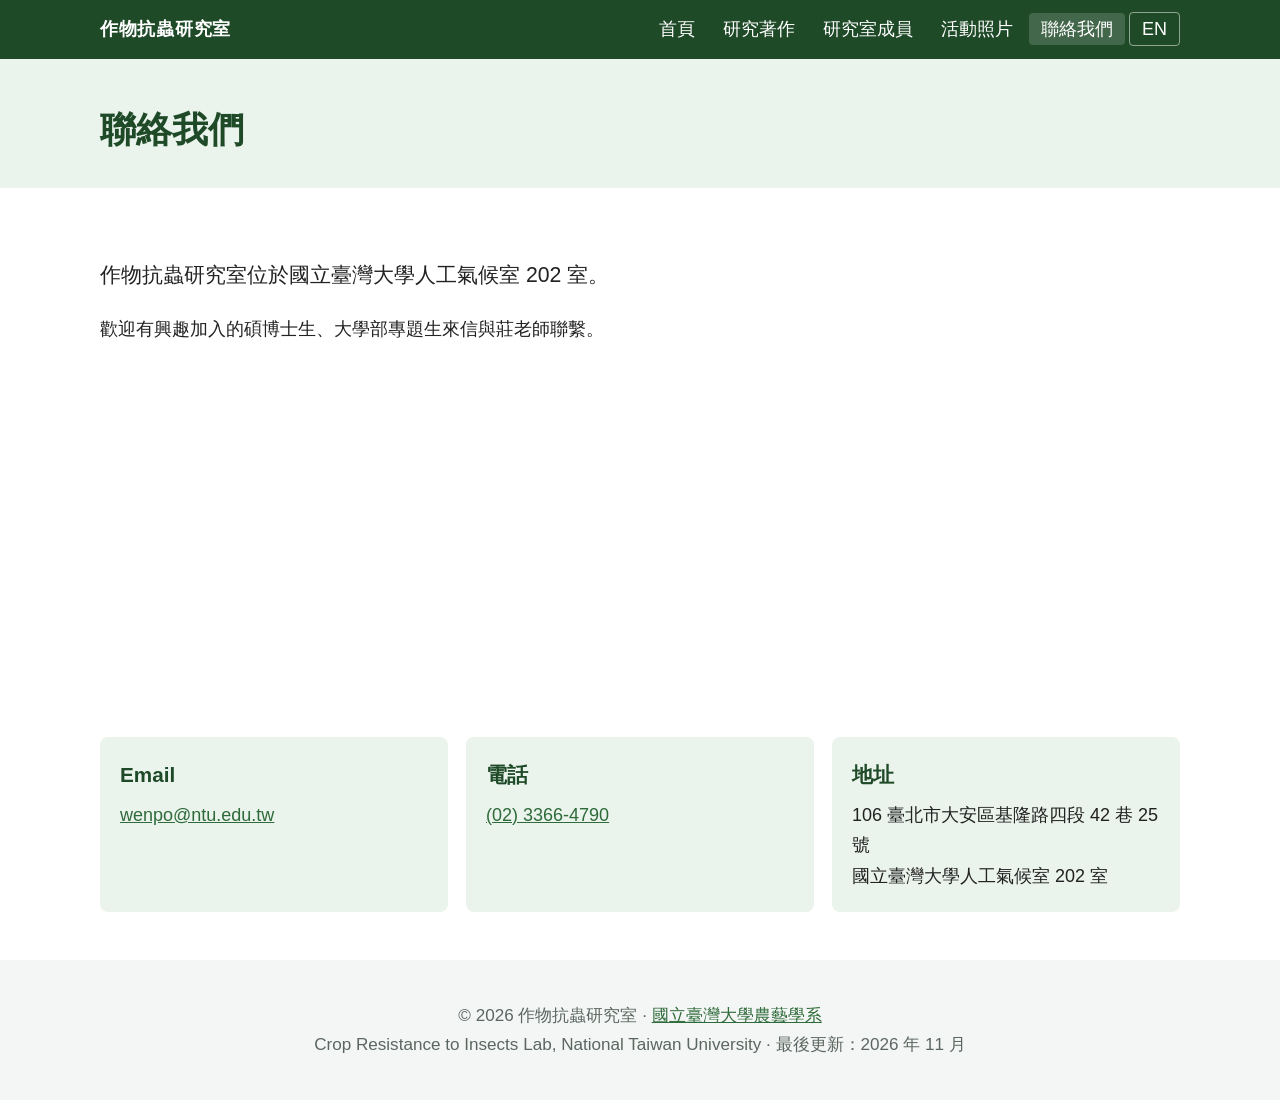
<file: contact-us-zh.html>
<!doctype html>
<html lang="zh-Hant">
<head>
  <meta charset="utf-8">
  <meta name="viewport" content="width=device-width, initial-scale=1">
  <title>聯絡我們｜作物抗蟲研究室，國立臺灣大學</title>
  <meta name="description" content="國立臺灣大學作物抗蟲研究室位於臺大人工氣候室 202 室。聯絡：wenpo@ntu.edu.tw，(02) 3366-4790。">
  <link rel="canonical" href="https://cropresistance.github.io/cropresistance/contact-us-zh.html">
  <meta property="og:type" content="website">
  <meta property="og:site_name" content="作物抗蟲研究室｜Crop Resistance to Insects Lab">
  <meta property="og:title" content="聯絡我們｜作物抗蟲研究室，國立臺灣大學">
  <meta property="og:description" content="國立臺灣大學作物抗蟲研究室位於臺大人工氣候室 202 室。聯絡：wenpo@ntu.edu.tw，(02) 3366-4790。">
  <meta property="og:url" content="https://cropresistance.github.io/cropresistance/contact-us-zh.html">
  <meta property="og:image" content="https://cropresistance.github.io/cropresistance/photos/pests/og-image.jpg">
  <meta property="og:locale" content="zh_TW">
  <link rel="alternate" hreflang="en" href="https://cropresistance.github.io/cropresistance/contact-us.html">
  <link rel="alternate" hreflang="zh-Hant" href="https://cropresistance.github.io/cropresistance/contact-us-zh.html">
  <link rel="alternate" hreflang="x-default" href="https://cropresistance.github.io/cropresistance/contact-us.html">
  <link rel="icon" href="favicon.ico" sizes="any">
  <link rel="icon" type="image/png" sizes="32x32" href="favicon-32.png">
  <link rel="apple-touch-icon" href="apple-touch-icon.png">
  <link rel="stylesheet" href="style.css?v=20261112i">
</head>
<body>
  <header class="site">
    <div class="container">
      <a class="brand" href="index-zh.html">作物抗蟲研究室</a>
      <nav>
        <ul>
          <li><a href="index-zh.html">首頁</a></li>
          <li><a href="publication-zh.html">研究著作</a></li>
          <li><a href="members-zh.html">研究室成員</a></li>
          <li><a href="gallery-zh.html">活動照片</a></li>
          <li><a href="contact-us-zh.html" aria-current="page">聯絡我們</a></li>
          <li><a class="lang" href="contact-us.html" hreflang="en" lang="en">EN</a></li>
        </ul>
      </nav>
    </div>
  </header>

    <div class="page-head"><div class="container"><h1>聯絡我們</h1></div></div>

  <main>
    <section>
      <div class="container">
        <p class="lead">作物抗蟲研究室位於國立臺灣大學人工氣候室 202 室。</p>
        <p>歡迎有興趣加入的碩博士生、大學部專題生來信與莊老師聯繫。</p>
        <iframe class="map" title="地圖" loading="lazy" referrerpolicy="no-referrer-when-downgrade"
          src="https://www.google.com/maps?q=No.+25,+Lane+42,+Section+4,+Keelung+Road,+Daan+District,+Taipei+City,+106,+Taiwan&amp;output=embed&amp;hl=zh-TW"></iframe>
        <div class="contact-grid">
          <div class="card"><h3>Email</h3><p><a href="mailto:wenpo@ntu.edu.tw">wenpo@ntu.edu.tw</a></p></div>
          <div class="card"><h3>電話</h3><p><a href="tel:+886233664790">(02) 3366-4790</a></p></div>
          <div class="card"><h3>地址</h3><p>106 臺北市大安區基隆路四段 42 巷 25 號<br>國立臺灣大學人工氣候室 202 室</p></div>
        </div>
      </div>
    </section>
  </main>

  <footer class="site">
    <div class="container">
      <p>&copy; 2026 作物抗蟲研究室 &middot; <a href="https://agron.ntu.edu.tw/cp_n_41832_s_16132_state_F5D336F102ACBC68.html" target="_blank" rel="noopener">國立臺灣大學農藝學系</a><br>
      <span lang="en">Crop Resistance to Insects Lab, National Taiwan University</span> &middot; 最後更新：2026 年 11 月</p>
    </div>
  </footer>
</body>
</html>
</file>
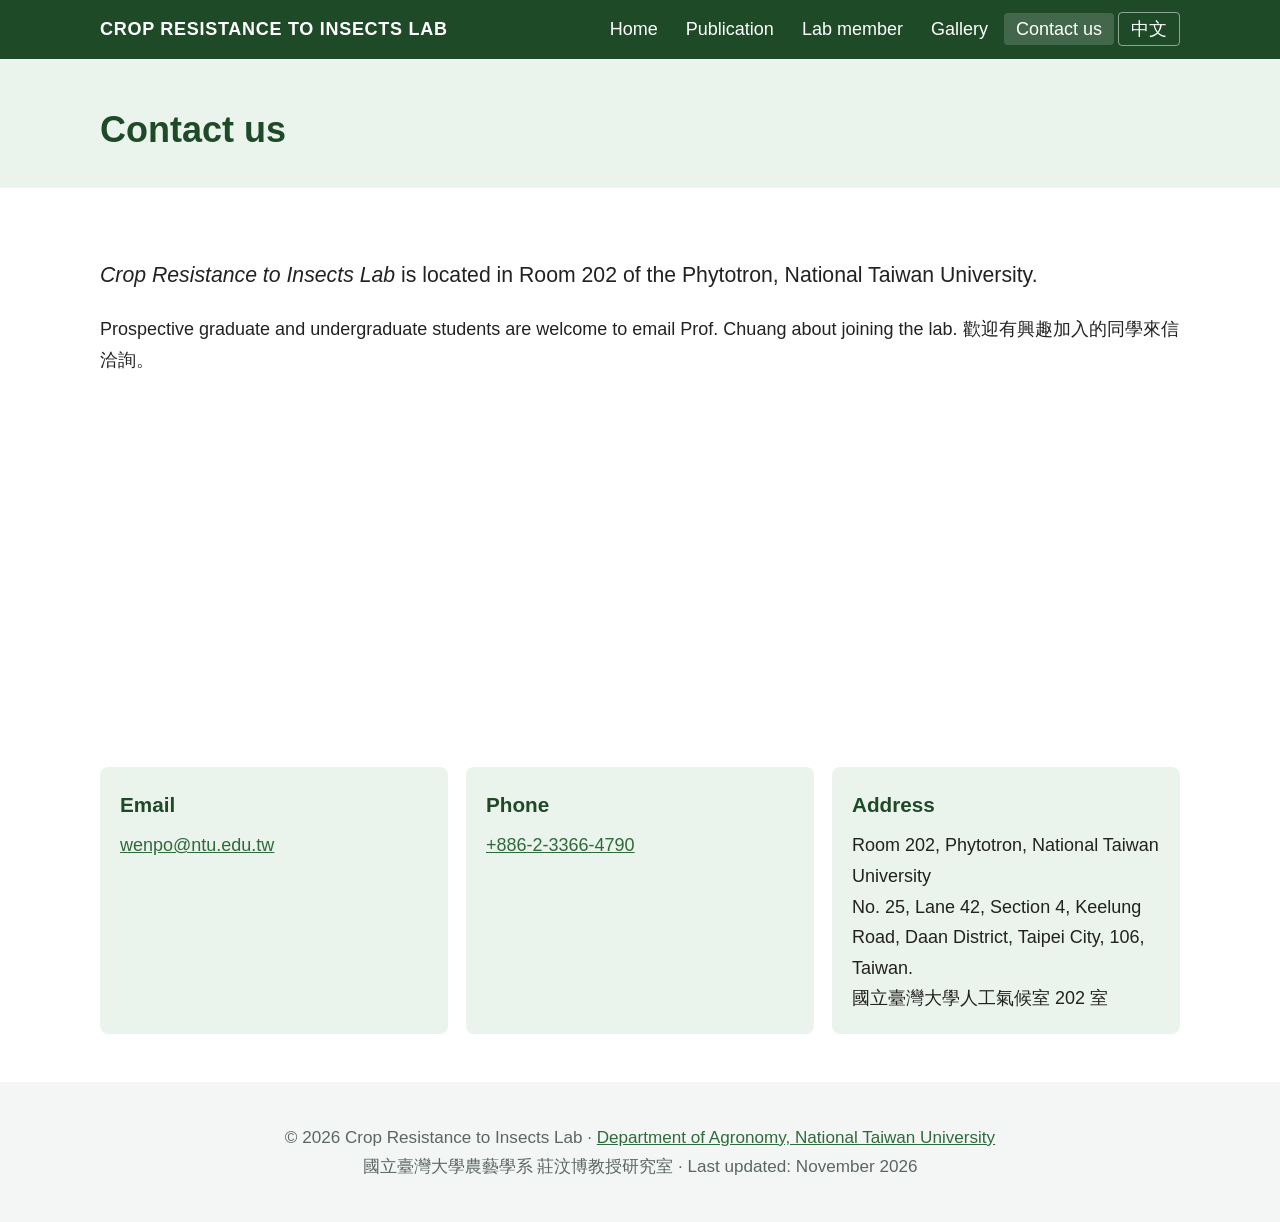
<file: contact-us.html>
<!doctype html>
<html lang="en">
<head>
  <meta charset="utf-8">
  <meta name="viewport" content="width=device-width, initial-scale=1">
  <title>Contact us | Crop Resistance to Insects Lab, NTU</title>
  <meta name="description" content="Contact the Crop Resistance to Insects Lab at the Phytotron, National Taiwan University, No. 25, Lane 42, Section 4, Keelung Road, Taipei, Taiwan.">
  <link rel="canonical" href="https://cropresistance.github.io/cropresistance/contact-us.html">
  <meta property="og:type" content="website">
  <meta property="og:site_name" content="Crop Resistance to Insects Lab">
  <meta property="og:title" content="Contact us | Crop Resistance to Insects Lab, NTU">
  <meta property="og:description" content="Contact the Crop Resistance to Insects Lab at the Phytotron, National Taiwan University, No. 25, Lane 42, Section 4, Keelung Road, Taipei, Taiwan.">
  <meta property="og:url" content="https://cropresistance.github.io/cropresistance/contact-us.html">
  <meta property="og:image" content="https://cropresistance.github.io/cropresistance/photos/pests/og-image.jpg">
  <link rel="alternate" hreflang="en" href="https://cropresistance.github.io/cropresistance/contact-us.html">
  <link rel="alternate" hreflang="zh-Hant" href="https://cropresistance.github.io/cropresistance/contact-us-zh.html">
  <link rel="alternate" hreflang="x-default" href="https://cropresistance.github.io/cropresistance/contact-us.html">
  <link rel="icon" href="favicon.ico" sizes="any">
  <link rel="icon" type="image/png" sizes="32x32" href="favicon-32.png">
  <link rel="apple-touch-icon" href="apple-touch-icon.png">
  <link rel="stylesheet" href="style.css?v=20261112i">
</head>
<body>
  <header class="site">
    <div class="container">
      <a class="brand" href="index.html">Crop Resistance to Insects Lab</a>
      <nav>
        <ul>
          <li><a href="index.html">Home</a></li>
          <li><a href="publication.html">Publication</a></li>
          <li><a href="members.html">Lab member</a></li>
          <li><a href="gallery.html">Gallery</a></li>
          <li><a href="contact-us.html" aria-current="page">Contact us</a></li>
          <li><a class="lang" href="contact-us-zh.html" hreflang="zh-Hant" lang="zh-Hant">中文</a></li>
        </ul>
      </nav>
    </div>
  </header>

    <div class="page-head"><div class="container"><h1>Contact us</h1></div></div>

  <main>
    <section>
      <div class="container">
        <p class="lead"><em>Crop Resistance to Insects Lab</em> is located in Room 202 of the Phytotron, National Taiwan University.</p>
        <p>Prospective graduate and undergraduate students are welcome to email Prof. Chuang about joining the lab. <span lang="zh-Hant">歡迎有興趣加入的同學來信洽詢。</span></p>
        <iframe class="map" title="Map" loading="lazy" referrerpolicy="no-referrer-when-downgrade"
          src="https://www.google.com/maps?q=No.+25,+Lane+42,+Section+4,+Keelung+Road,+Daan+District,+Taipei+City,+106,+Taiwan&amp;output=embed"></iframe>
        <div class="contact-grid">
          <div class="card"><h3>email</h3><p><a href="mailto:wenpo@ntu.edu.tw">wenpo@ntu.edu.tw</a></p></div>
          <div class="card"><h3>phone</h3><p><a href="tel:+886233664790">+886-2-3366-4790</a></p></div>
          <div class="card"><h3>address</h3><p>Room 202, Phytotron, National Taiwan University<br>No. 25, Lane 42, Section 4, Keelung Road, Daan District, Taipei City, 106, Taiwan.<br><span lang="zh-Hant">國立臺灣大學人工氣候室 202 室</span></p></div>
        </div>
      </div>
    </section>
  </main>

  <footer class="site">
    <div class="container">
      <p>&copy; 2026 Crop Resistance to Insects Lab &middot; <a href="https://agron.ntu.edu.tw/cp_n_41832_s_16132_state_F5D336F102ACBC68.html" target="_blank" rel="noopener">Department of Agronomy, National Taiwan University</a><br>
      <span lang="zh-Hant">國立臺灣大學農藝學系 莊汶博教授研究室</span> &middot; Last updated: November 2026</p>
    </div>
  </footer>
</body>
</html>
</file>
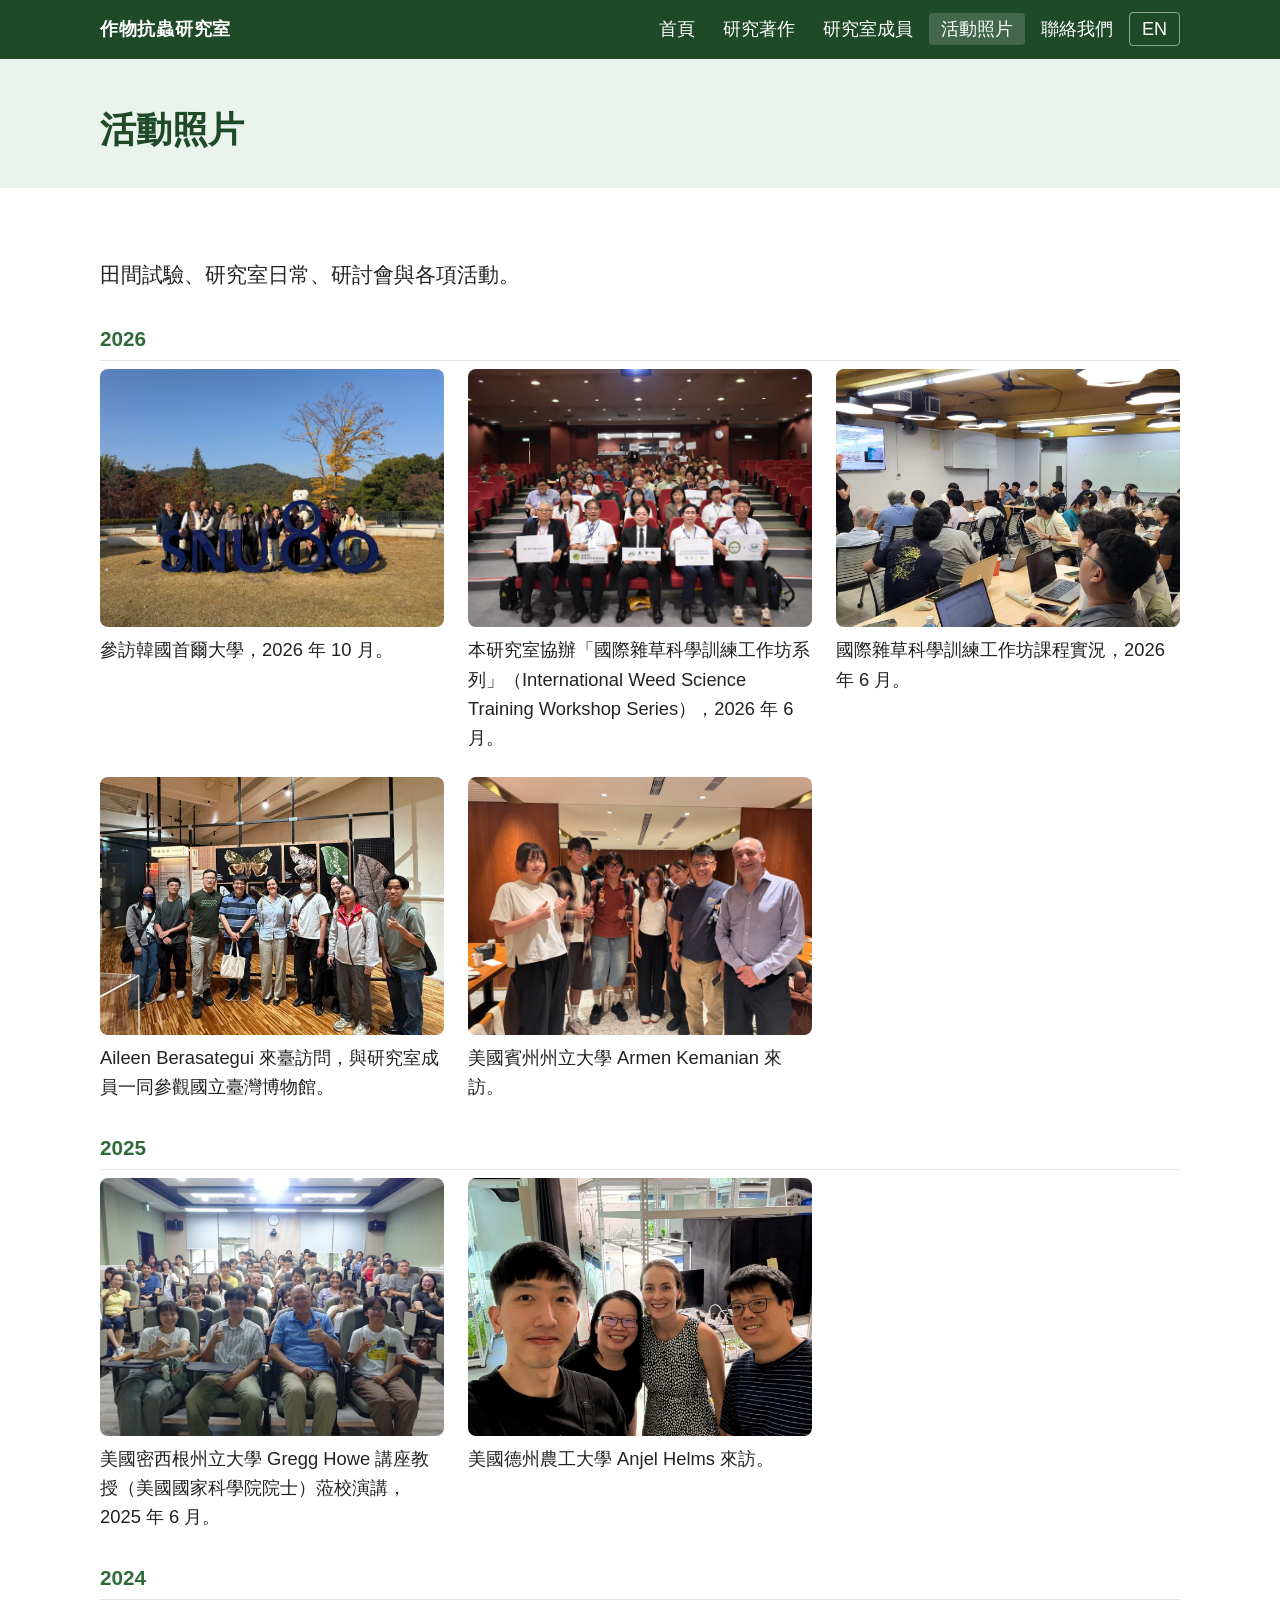
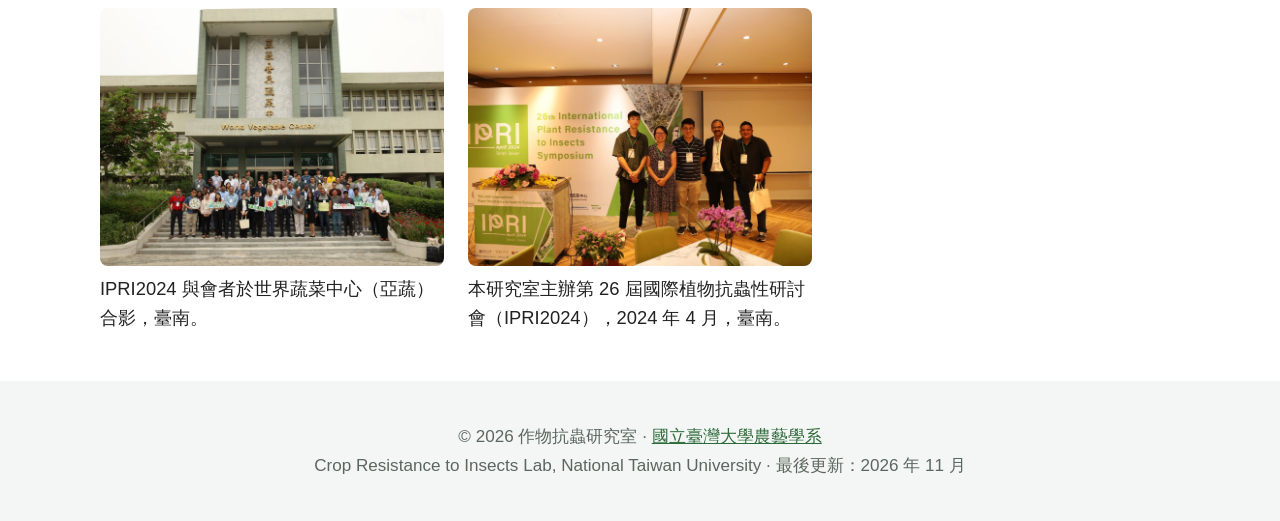
<file: gallery-zh.html>
<!doctype html>
<html lang="zh-Hant">
<head>
  <meta charset="utf-8">
  <meta name="viewport" content="width=device-width, initial-scale=1">
  <title>活動照片｜作物抗蟲研究室，國立臺灣大學</title>
  <meta name="description" content="國立臺灣大學作物抗蟲研究室的田間試驗、研究室生活、研討會與活動照片。">
  <link rel="canonical" href="https://cropresistance.github.io/cropresistance/gallery-zh.html">
  <meta property="og:type" content="website">
  <meta property="og:site_name" content="作物抗蟲研究室｜Crop Resistance to Insects Lab">
  <meta property="og:title" content="活動照片｜作物抗蟲研究室，國立臺灣大學">
  <meta property="og:description" content="國立臺灣大學作物抗蟲研究室的田間試驗、研究室生活、研討會與活動照片。">
  <meta property="og:url" content="https://cropresistance.github.io/cropresistance/gallery-zh.html">
  <meta property="og:image" content="https://cropresistance.github.io/cropresistance/photos/pests/og-image.jpg">
  <meta property="og:locale" content="zh_TW">
  <link rel="alternate" hreflang="en" href="https://cropresistance.github.io/cropresistance/gallery.html">
  <link rel="alternate" hreflang="zh-Hant" href="https://cropresistance.github.io/cropresistance/gallery-zh.html">
  <link rel="alternate" hreflang="x-default" href="https://cropresistance.github.io/cropresistance/gallery.html">
  <link rel="icon" href="favicon.ico" sizes="any">
  <link rel="icon" type="image/png" sizes="32x32" href="favicon-32.png">
  <link rel="apple-touch-icon" href="apple-touch-icon.png">
  <link rel="stylesheet" href="style.css?v=20261112i">
</head>
<body>
  <header class="site">
    <div class="container">
      <a class="brand" href="index-zh.html">作物抗蟲研究室</a>
      <nav>
        <ul>
          <li><a href="index-zh.html">首頁</a></li>
          <li><a href="publication-zh.html">研究著作</a></li>
          <li><a href="members-zh.html">研究室成員</a></li>
          <li><a href="gallery-zh.html" aria-current="page">活動照片</a></li>
          <li><a href="contact-us-zh.html">聯絡我們</a></li>
          <li><a class="lang" href="gallery.html" hreflang="en" lang="en">EN</a></li>
        </ul>
      </nav>
    </div>
  </header>

    <div class="page-head"><div class="container"><h1>活動照片</h1></div></div>

  <main>
    <section>
      <div class="container">
        <p class="lead">田間試驗、研究室日常、研討會與各項活動。</p>
        <div id="gallery"></div>
      </div>
    </section>
  </main>

  <footer class="site">
    <div class="container">
      <p>&copy; 2026 作物抗蟲研究室 &middot; <a href="https://agron.ntu.edu.tw/cp_n_41832_s_16132_state_F5D336F102ACBC68.html" target="_blank" rel="noopener">國立臺灣大學農藝學系</a><br>
      <span lang="en">Crop Resistance to Insects Lab, National Taiwan University</span> &middot; 最後更新：2026 年 11 月</p>
    </div>
  </footer>
  <script src="gallery.js?v=20261112g"></script>
</body>
</html>
</file>
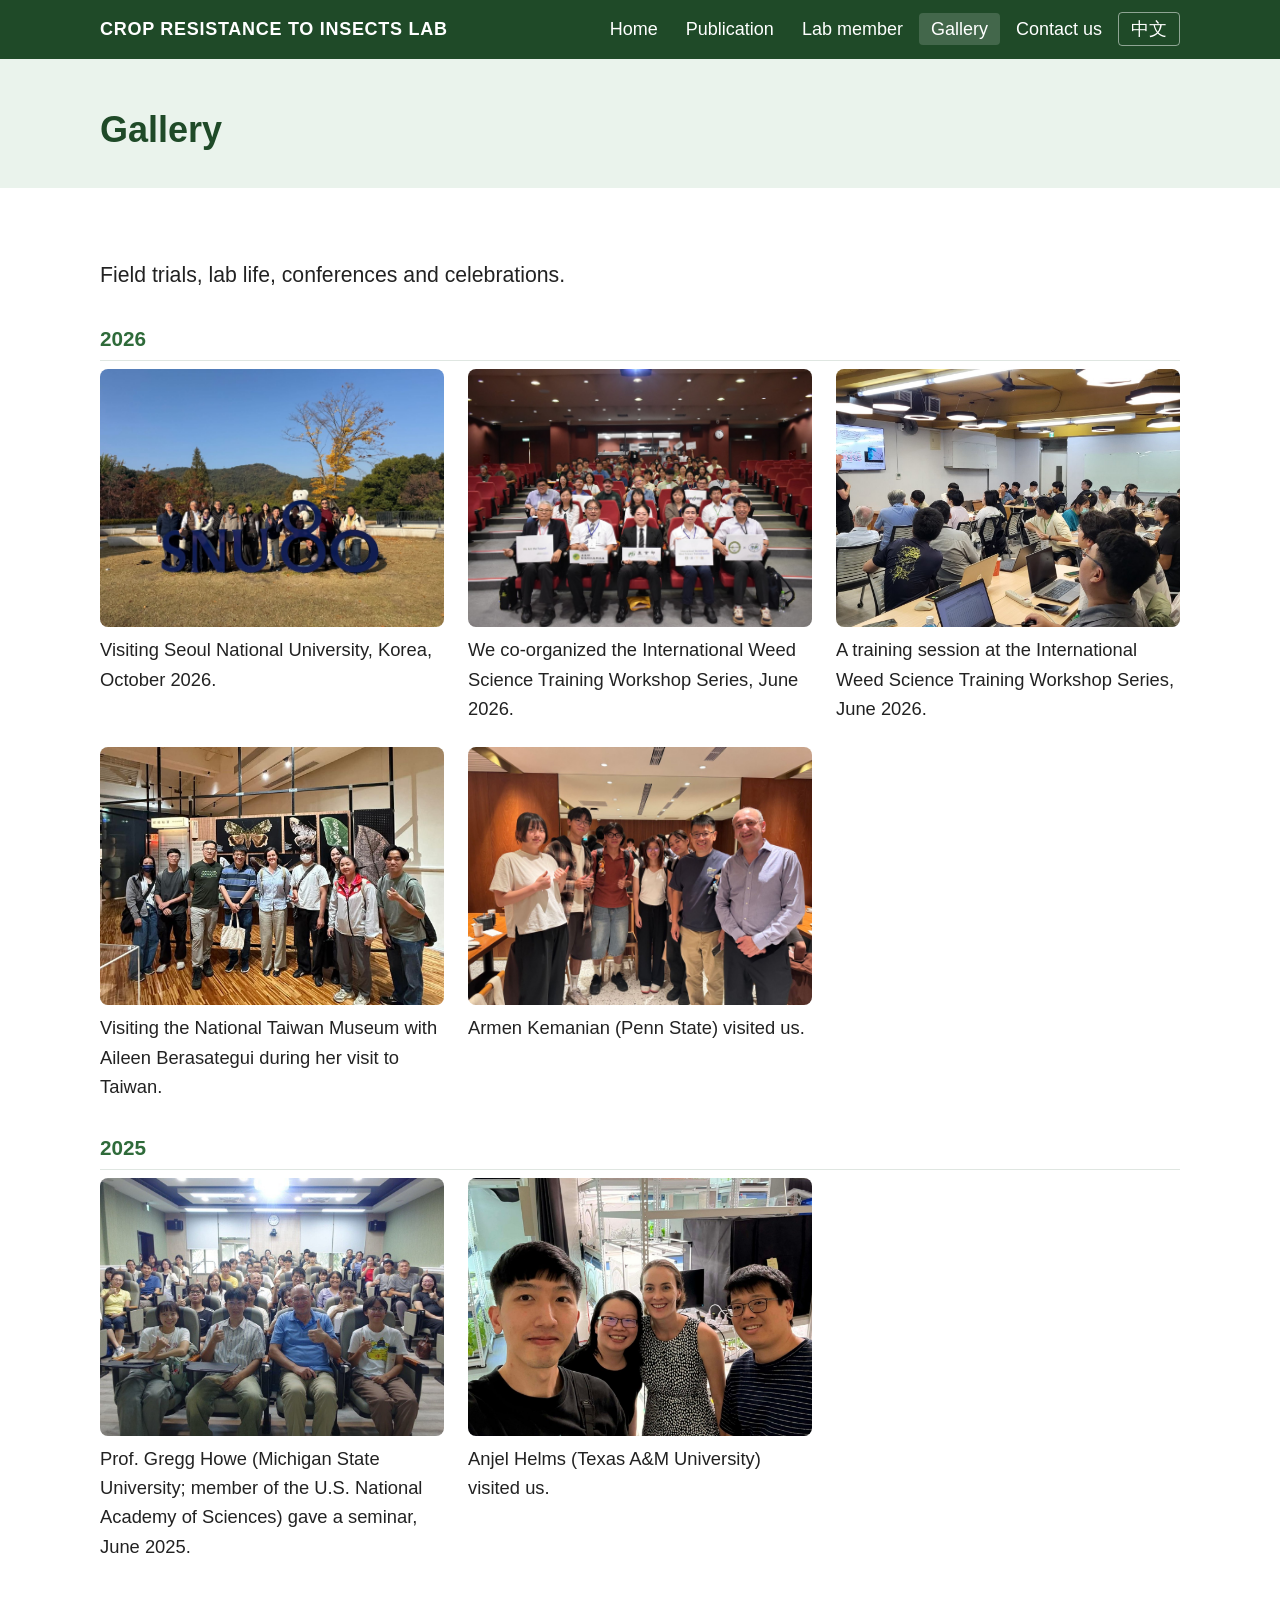
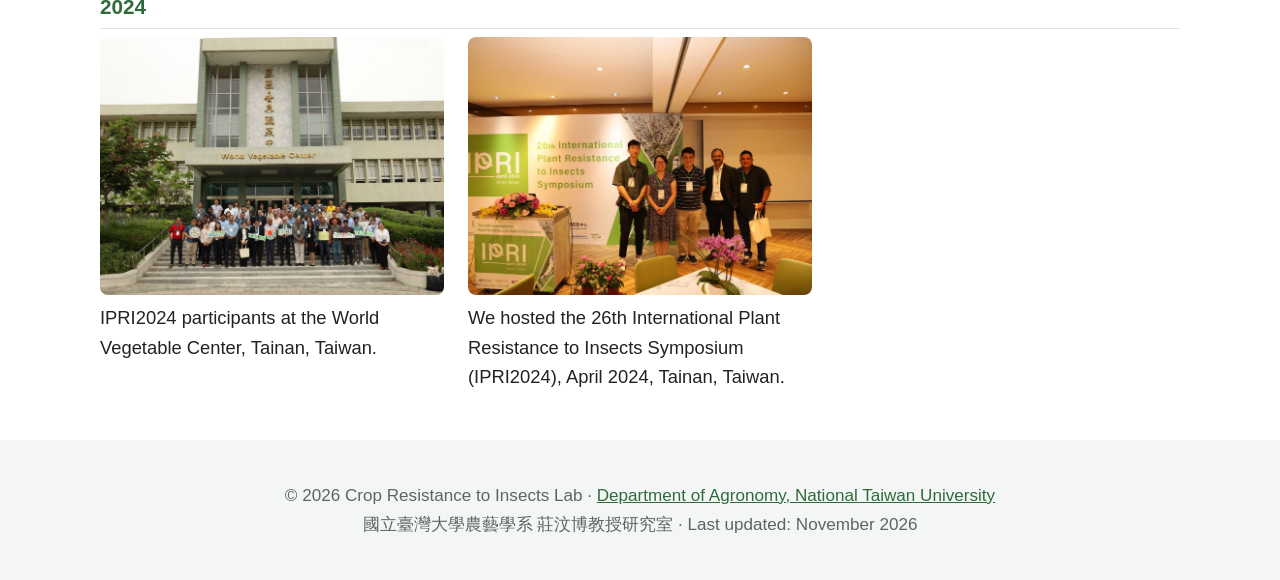
<file: gallery.html>
<!doctype html>
<html lang="en">
<head>
  <meta charset="utf-8">
  <meta name="viewport" content="width=device-width, initial-scale=1">
  <title>Gallery | Crop Resistance to Insects Lab, NTU</title>
  <meta name="description" content="Photos from the Crop Resistance to Insects Lab, National Taiwan University: field trials, lab life, conferences and events.">
  <link rel="canonical" href="https://cropresistance.github.io/cropresistance/gallery.html">
  <meta property="og:type" content="website">
  <meta property="og:site_name" content="Crop Resistance to Insects Lab">
  <meta property="og:title" content="Gallery | Crop Resistance to Insects Lab, NTU">
  <meta property="og:description" content="Photos from the Crop Resistance to Insects Lab, National Taiwan University: field trials, lab life, conferences and events.">
  <meta property="og:url" content="https://cropresistance.github.io/cropresistance/gallery.html">
  <meta property="og:image" content="https://cropresistance.github.io/cropresistance/photos/pests/og-image.jpg">
  <link rel="alternate" hreflang="en" href="https://cropresistance.github.io/cropresistance/gallery.html">
  <link rel="alternate" hreflang="zh-Hant" href="https://cropresistance.github.io/cropresistance/gallery-zh.html">
  <link rel="alternate" hreflang="x-default" href="https://cropresistance.github.io/cropresistance/gallery.html">
  <link rel="icon" href="favicon.ico" sizes="any">
  <link rel="icon" type="image/png" sizes="32x32" href="favicon-32.png">
  <link rel="apple-touch-icon" href="apple-touch-icon.png">
  <link rel="stylesheet" href="style.css?v=20261112i">
</head>
<body>
  <header class="site">
    <div class="container">
      <a class="brand" href="index.html">Crop Resistance to Insects Lab</a>
      <nav>
        <ul>
          <li><a href="index.html">Home</a></li>
          <li><a href="publication.html">Publication</a></li>
          <li><a href="members.html">Lab member</a></li>
          <li><a href="gallery.html" aria-current="page">Gallery</a></li>
          <li><a href="contact-us.html">Contact us</a></li>
          <li><a class="lang" href="gallery-zh.html" hreflang="zh-Hant" lang="zh-Hant">中文</a></li>
        </ul>
      </nav>
    </div>
  </header>

    <div class="page-head"><div class="container"><h1>Gallery</h1></div></div>

  <main>
    <section>
      <div class="container">
        <p class="lead">Field trials, lab life, conferences and celebrations.</p>
        <div id="gallery"></div>
      </div>
    </section>
  </main>

  <footer class="site">
    <div class="container">
      <p>&copy; 2026 Crop Resistance to Insects Lab &middot; <a href="https://agron.ntu.edu.tw/cp_n_41832_s_16132_state_F5D336F102ACBC68.html" target="_blank" rel="noopener">Department of Agronomy, National Taiwan University</a><br>
      <span lang="zh-Hant">國立臺灣大學農藝學系 莊汶博教授研究室</span> &middot; Last updated: November 2026</p>
    </div>
  </footer>
  <script src="gallery.js?v=20261112g"></script>
</body>
</html>
</file>
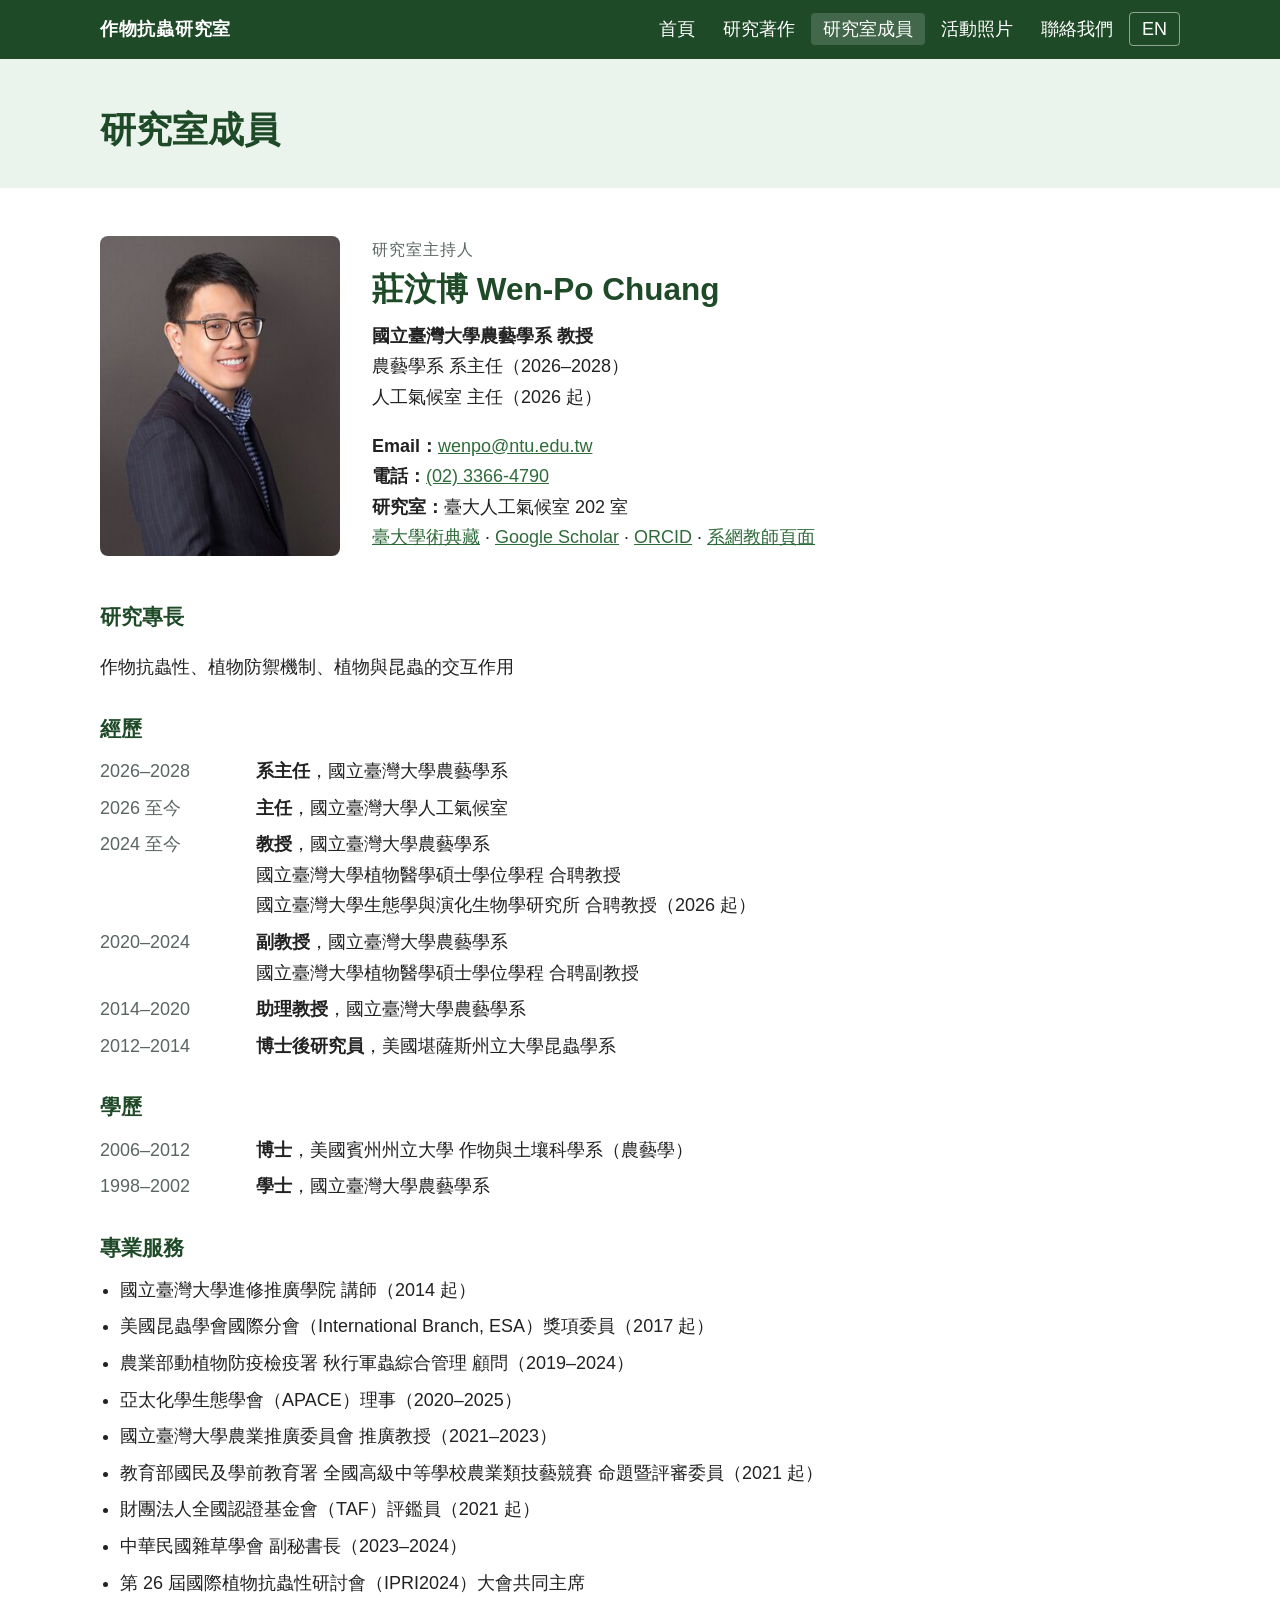
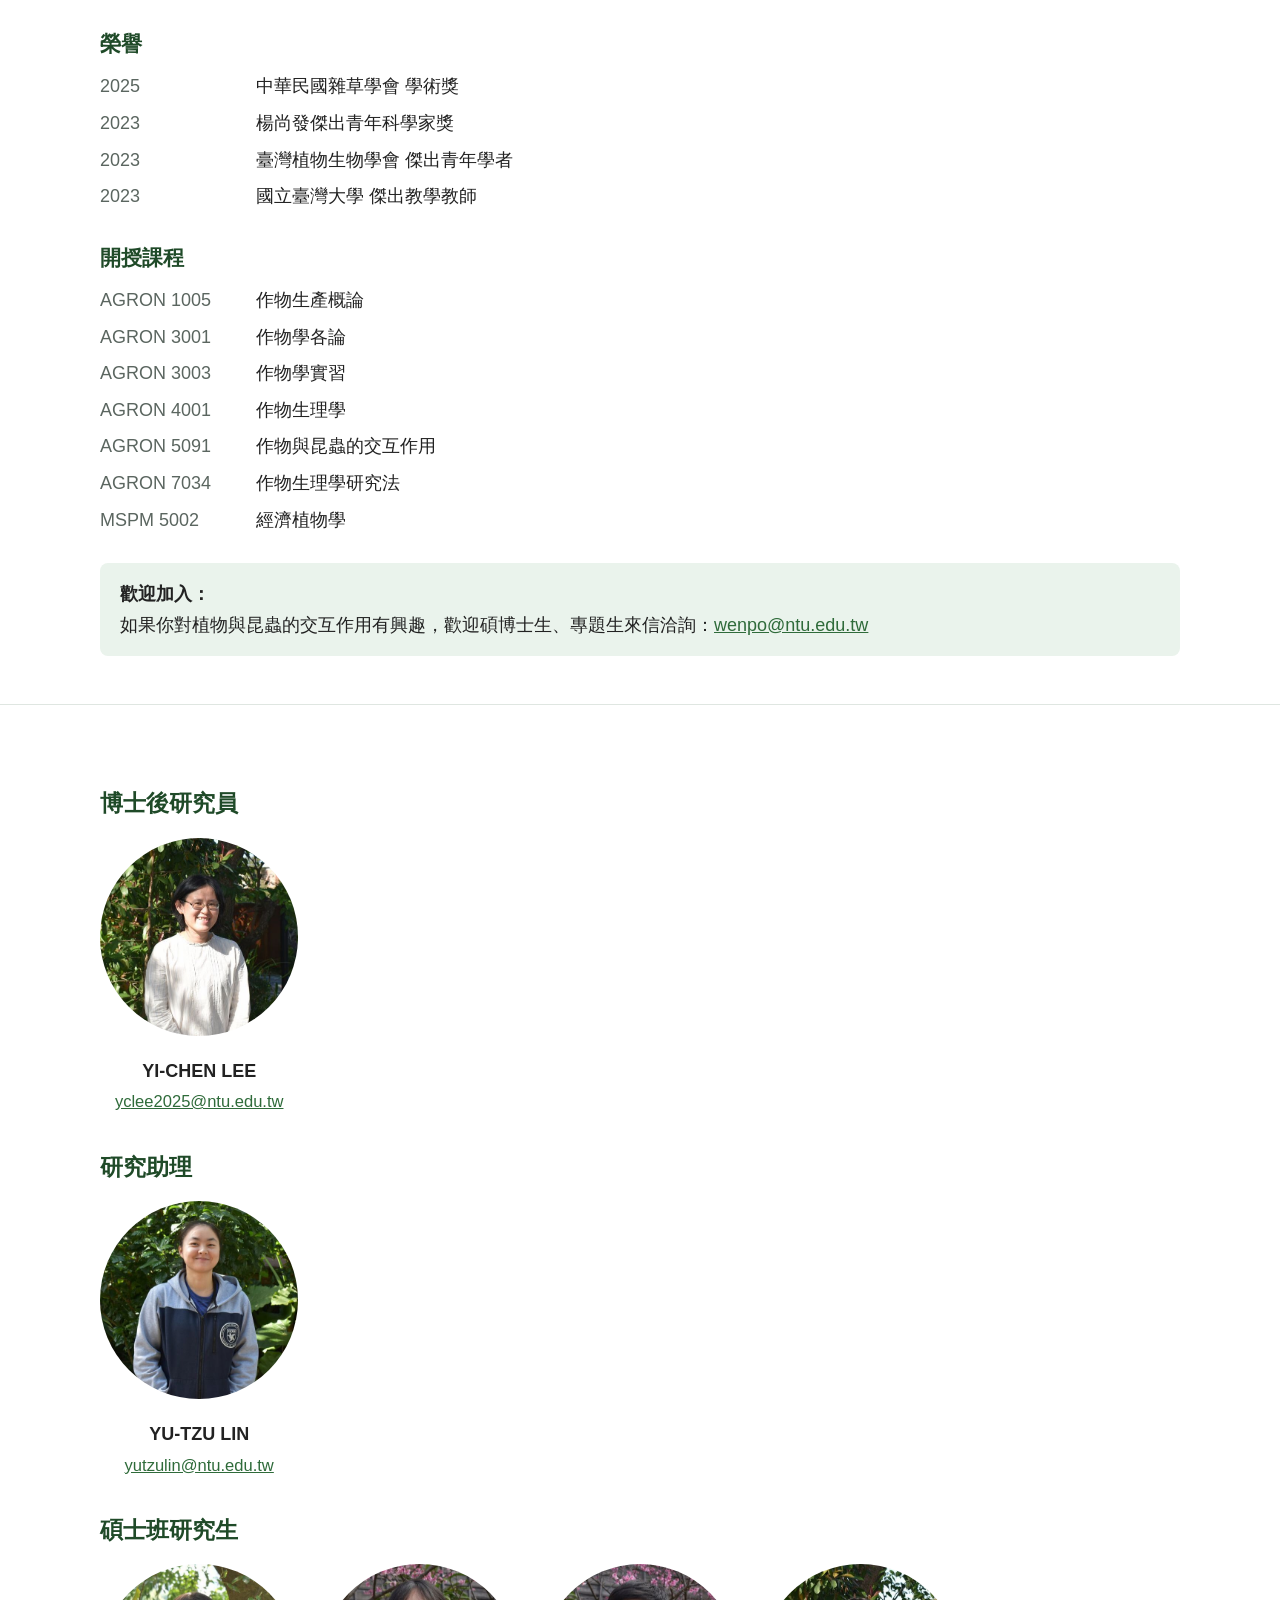
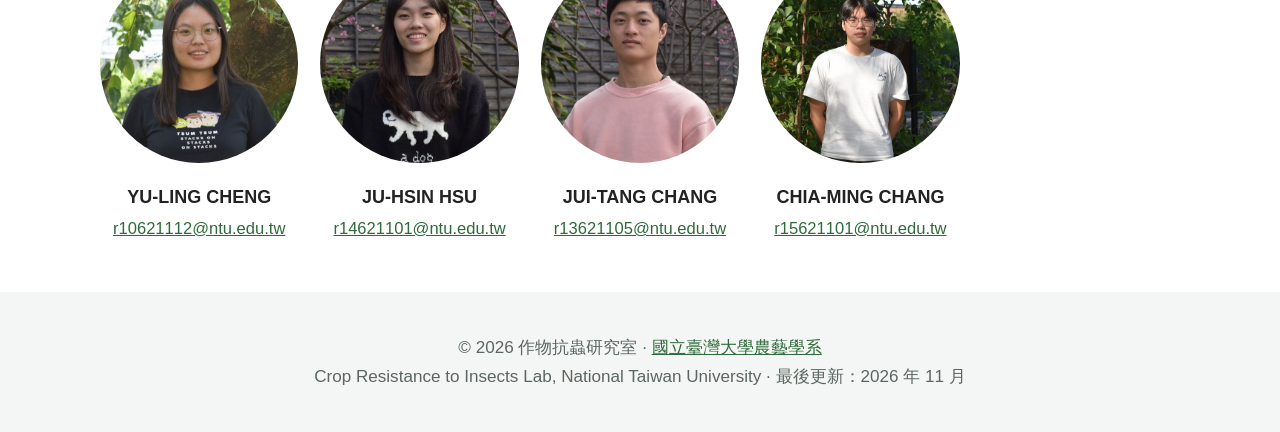
<file: members-zh.html>
<!doctype html>
<html lang="zh-Hant">
<head>
  <meta charset="utf-8">
  <meta name="viewport" content="width=device-width, initial-scale=1">
  <title>研究室成員｜作物抗蟲研究室，國立臺灣大學</title>
  <meta name="description" content="國立臺灣大學農藝學系作物抗蟲研究室成員。研究室主持人：莊汶博教授。">
  <link rel="canonical" href="https://cropresistance.github.io/cropresistance/members-zh.html">
  <meta property="og:type" content="website">
  <meta property="og:site_name" content="作物抗蟲研究室｜Crop Resistance to Insects Lab">
  <meta property="og:title" content="研究室成員｜作物抗蟲研究室，國立臺灣大學">
  <meta property="og:description" content="國立臺灣大學農藝學系作物抗蟲研究室成員。研究室主持人：莊汶博教授。">
  <meta property="og:url" content="https://cropresistance.github.io/cropresistance/members-zh.html">
  <meta property="og:image" content="https://cropresistance.github.io/cropresistance/photos/pests/og-image.jpg">
  <meta property="og:locale" content="zh_TW">
  <link rel="alternate" hreflang="en" href="https://cropresistance.github.io/cropresistance/members.html">
  <link rel="alternate" hreflang="zh-Hant" href="https://cropresistance.github.io/cropresistance/members-zh.html">
  <link rel="alternate" hreflang="x-default" href="https://cropresistance.github.io/cropresistance/members.html">
  <link rel="icon" href="favicon.ico" sizes="any">
  <link rel="icon" type="image/png" sizes="32x32" href="favicon-32.png">
  <link rel="apple-touch-icon" href="apple-touch-icon.png">
  <link rel="stylesheet" href="style.css?v=20261112i">
</head>
<body>
  <header class="site">
    <div class="container">
      <a class="brand" href="index-zh.html">作物抗蟲研究室</a>
      <nav>
        <ul>
          <li><a href="index-zh.html">首頁</a></li>
          <li><a href="publication-zh.html">研究著作</a></li>
          <li><a href="members-zh.html" aria-current="page">研究室成員</a></li>
          <li><a href="gallery-zh.html">活動照片</a></li>
          <li><a href="contact-us-zh.html">聯絡我們</a></li>
          <li><a class="lang" href="members.html" hreflang="en" lang="en">EN</a></li>
        </ul>
      </nav>
    </div>
  </header>

    <div class="page-head"><div class="container"><h1>研究室成員</h1></div></div>

  <main>
    <section>
      <div class="container">
        <div class="pi">
          <img src="wen-po-chuang.jpg" alt="莊汶博教授">
          <div>
            <p class="role">研究室主持人</p>
            <h2>莊汶博 <span lang="en">Wen-Po Chuang</span></h2>
            <p class="title"><strong>國立臺灣大學農藝學系 教授</strong><br>農藝學系 系主任（2026–2028）<br>人工氣候室 主任（2026 起）</p>
            <p><strong>Email：</strong><a href="mailto:wenpo@ntu.edu.tw">wenpo@ntu.edu.tw</a><br><strong>電話：</strong><a href="tel:+886233664790">(02) 3366-4790</a><br><strong>研究室：</strong>臺大人工氣候室 202 室<br><a href="https://scholars.lib.ntu.edu.tw/entities/person/301ee1ac-8579-43f1-9a57-7b8a456821c5" target="_blank" rel="noopener">臺大學術典藏</a> · <a href="https://scholar.google.com/citations?user=ZGvb1eQAAAAJ" target="_blank" rel="noopener">Google Scholar</a> · <a href="https://orcid.org/0000-0001-6937-3583" target="_blank" rel="noopener">ORCID</a> · <a href="https://agron.ntu.edu.tw/cp_n_41832_s_16132_state_F5D336F102ACBC68.html" target="_blank" rel="noopener">系網教師頁面</a></p>
          </div>
        </div>

        <div class="cv">
          <h3>研究專長</h3>
          <p>作物抗蟲性、植物防禦機制、植物與昆蟲的交互作用</p>

          <h3>經歷</h3>
          <dl>
            <dt>2026–2028</dt>
            <dd><strong>系主任</strong>，國立臺灣大學農藝學系</dd>
            <dt>2026 至今</dt>
            <dd><strong>主任</strong>，國立臺灣大學人工氣候室</dd>
            <dt>2024 至今</dt>
            <dd><strong>教授</strong>，國立臺灣大學農藝學系<br>國立臺灣大學植物醫學碩士學位學程 合聘教授<br>國立臺灣大學生態學與演化生物學研究所 合聘教授（2026 起）</dd>
            <dt>2020–2024</dt>
            <dd><strong>副教授</strong>，國立臺灣大學農藝學系<br>國立臺灣大學植物醫學碩士學位學程 合聘副教授</dd>
            <dt>2014–2020</dt>
            <dd><strong>助理教授</strong>，國立臺灣大學農藝學系</dd>
            <dt>2012–2014</dt>
            <dd><strong>博士後研究員</strong>，美國堪薩斯州立大學昆蟲學系</dd>
          </dl>

          <h3>學歷</h3>
          <dl>
            <dt>2006–2012</dt>
            <dd><strong>博士</strong>，美國賓州州立大學 作物與土壤科學系（農藝學）</dd>
            <dt>1998–2002</dt>
            <dd><strong>學士</strong>，國立臺灣大學農藝學系</dd>
          </dl>

          <h3>專業服務</h3>
          <ul>
            <li>國立臺灣大學進修推廣學院 講師（2014 起）</li>
            <li>美國昆蟲學會國際分會（International Branch, ESA）獎項委員（2017 起）</li>
            <li>農業部動植物防疫檢疫署 秋行軍蟲綜合管理 顧問（2019–2024）</li>
            <li>亞太化學生態學會（APACE）理事（2020–2025）</li>
            <li>國立臺灣大學農業推廣委員會 推廣教授（2021–2023）</li>
            <li>教育部國民及學前教育署 全國高級中等學校農業類技藝競賽 命題暨評審委員（2021 起）</li>
            <li>財團法人全國認證基金會（TAF）評鑑員（2021 起）</li>
            <li>中華民國雜草學會 副秘書長（2023–2024）</li>
            <li>第 26 屆國際植物抗蟲性研討會（IPRI2024）大會共同主席</li>
          </ul>

          <h3>榮譽</h3>
          <dl>
            <dt>2025</dt>
            <dd>中華民國雜草學會 學術獎</dd>
            <dt>2023</dt>
            <dd>楊尚發傑出青年科學家獎</dd>
            <dt>2023</dt>
            <dd>臺灣植物生物學會 傑出青年學者</dd>
            <dt>2023</dt>
            <dd>國立臺灣大學 傑出教學教師</dd>
          </dl>

          <h3>開授課程</h3>
          <dl>
            <dt>AGRON 1005</dt><dd>作物生產概論</dd>
            <dt>AGRON 3001</dt><dd>作物學各論</dd>
            <dt>AGRON 3003</dt><dd>作物學實習</dd>
            <dt>AGRON 4001</dt><dd>作物生理學</dd>
            <dt>AGRON 5091</dt><dd>作物與昆蟲的交互作用</dd>
            <dt>AGRON 7034</dt><dd>作物生理學研究法</dd>
            <dt>MSPM 5002</dt><dd>經濟植物學</dd>
          </dl>
        </div>

        <div class="note" id="join">
          <strong>歡迎加入：</strong><br>如果你對植物與昆蟲的交互作用有興趣，歡迎碩博士生、專題生來信洽詢：<a href="mailto:wenpo@ntu.edu.tw">wenpo@ntu.edu.tw</a>
        </div>
      </div>
    </section>

    <section>
      <div class="container caps">
        <h2 class="group-title">博士後研究員</h2>
        <div class="people">
          <figure class="person"><img src="dsc-06531.jpg" alt="Yi-Chen Lee"><figcaption><span class="name">Yi-Chen Lee</span><a href="mailto:yclee2025@ntu.edu.tw">yclee2025@ntu.edu.tw</a></figcaption></figure>
        </div>

        <h2 class="group-title">研究助理</h2>
        <div class="people">
          <figure class="person"><img src="dsc-06601.jpg" alt="Yu-Tzu Lin"><figcaption><span class="name">Yu-Tzu Lin</span><a href="mailto:yutzulin@ntu.edu.tw">yutzulin@ntu.edu.tw</a></figcaption></figure>
        </div>

        <h2 class="group-title">碩士班研究生</h2>
        <div class="people">
          <figure class="person"><img src="dsc-0731.jpg" alt="Yu-Ling Cheng"><figcaption><span class="name">Yu-Ling Cheng</span><a href="mailto:r10621112@ntu.edu.tw">r10621112@ntu.edu.tw</a></figcaption></figure>
          <figure class="person"><img src="dsc-0061.jpg" alt="Ju-Hsin Hsu"><figcaption><span class="name">Ju-Hsin Hsu</span><a href="mailto:r14621101@ntu.edu.tw">r14621101@ntu.edu.tw</a></figcaption></figure>
          <figure class="person"><img src="dsc-0059.jpg" alt="Jui-Tang Chang"><figcaption><span class="name">Jui-Tang Chang</span><a href="mailto:r13621105@ntu.edu.tw">r13621105@ntu.edu.tw</a></figcaption></figure>
          <figure class="person"><img src="dsc-06511.jpg" alt="Chia-Ming Chang"><figcaption><span class="name">Chia-Ming Chang</span><a href="mailto:r15621101@ntu.edu.tw">r15621101@ntu.edu.tw</a></figcaption></figure>
        </div>
      </div>
    </section>
  </main>

  <footer class="site">
    <div class="container">
      <p>&copy; 2026 作物抗蟲研究室 &middot; <a href="https://agron.ntu.edu.tw/cp_n_41832_s_16132_state_F5D336F102ACBC68.html" target="_blank" rel="noopener">國立臺灣大學農藝學系</a><br>
      <span lang="en">Crop Resistance to Insects Lab, National Taiwan University</span> &middot; 最後更新：2026 年 11 月</p>
    </div>
  </footer>
</body>
</html>
</file>
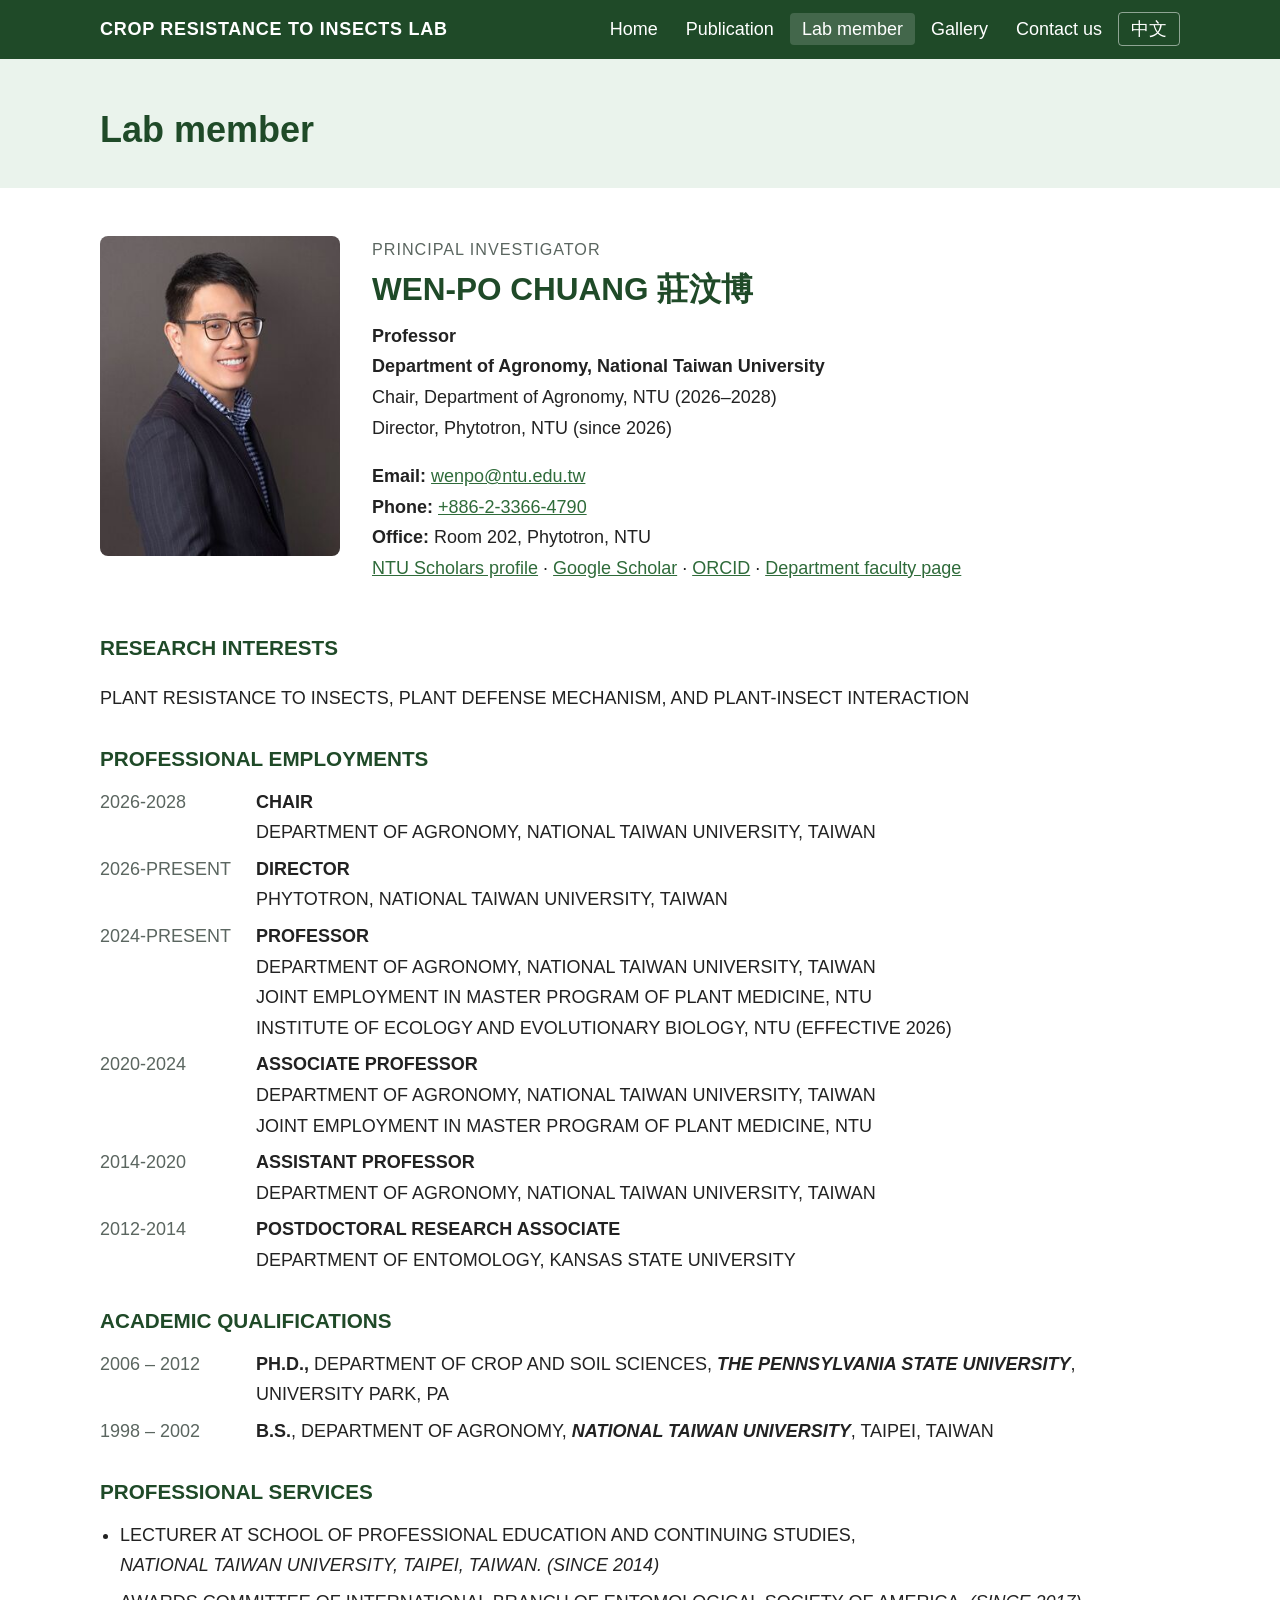
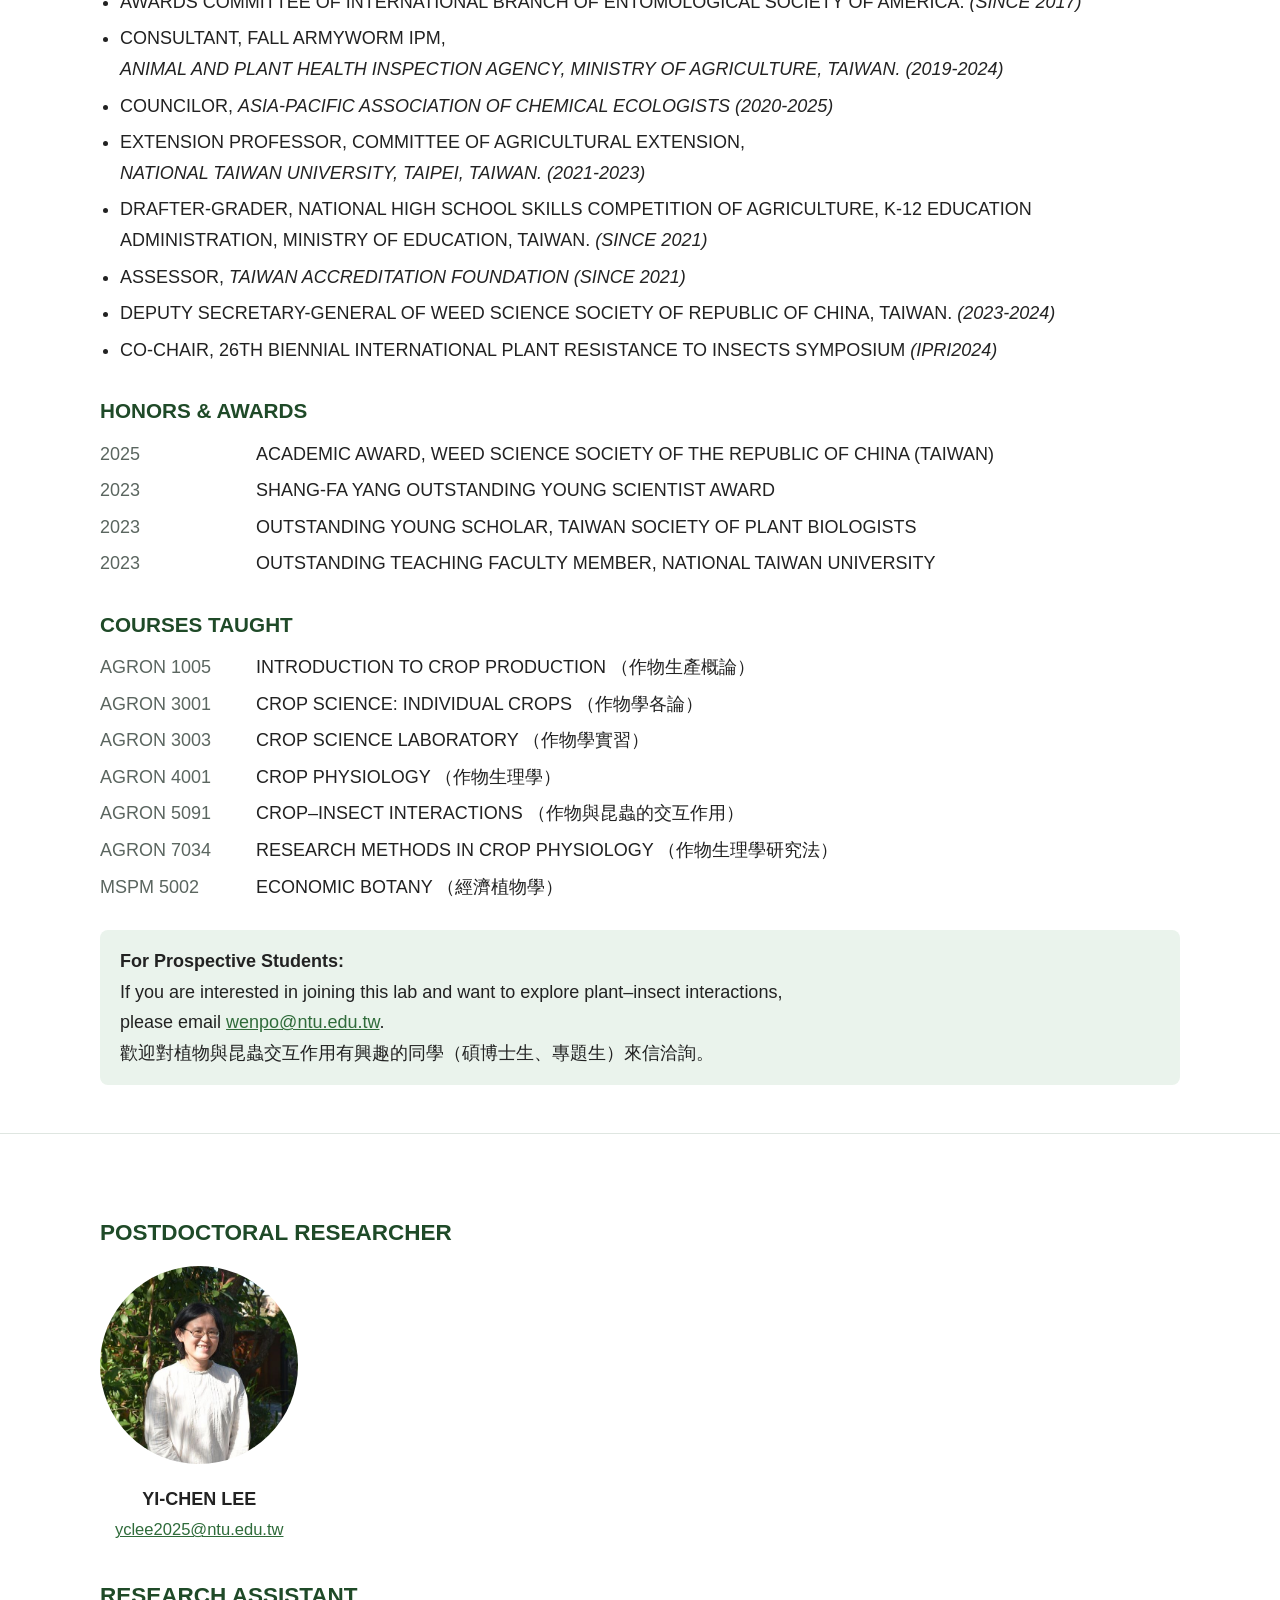
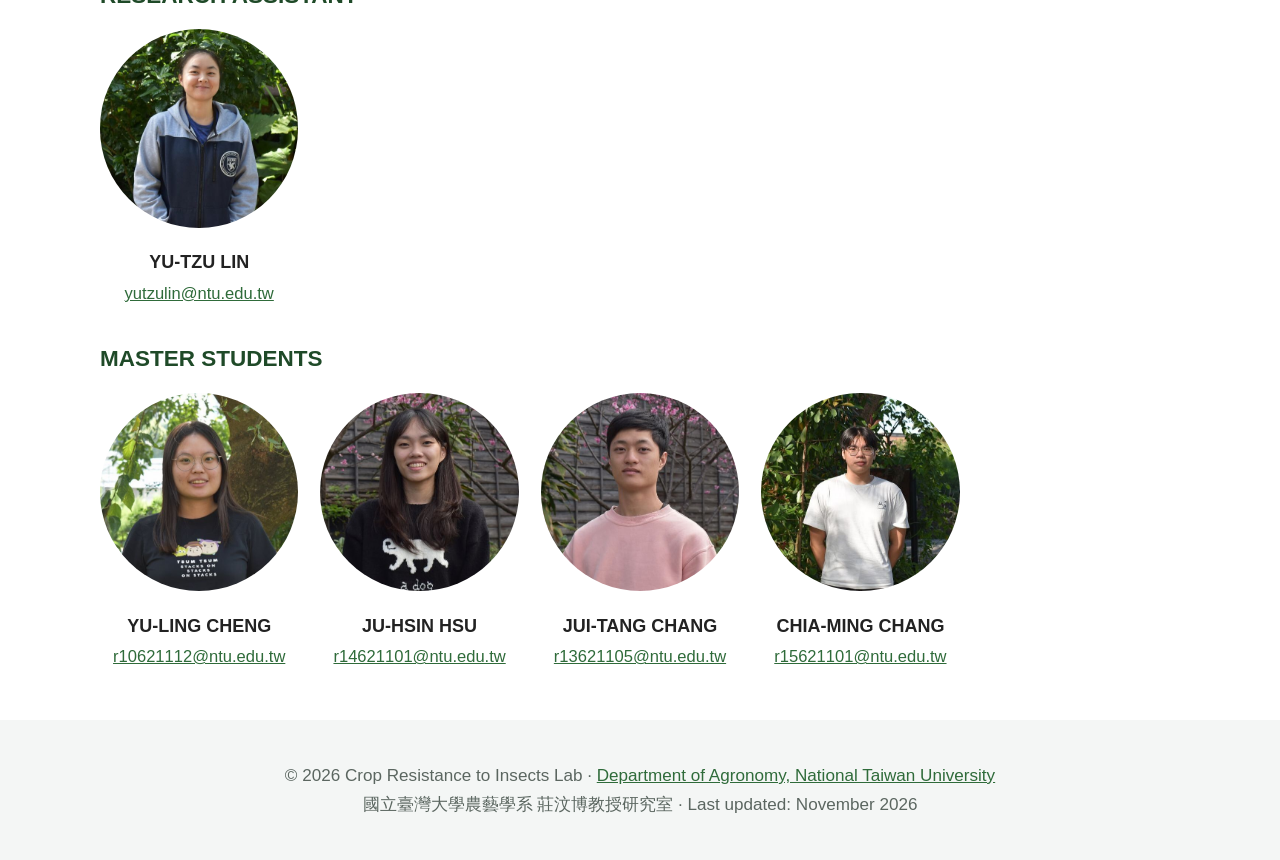
<file: members.html>
<!doctype html>
<html lang="en">
<head>
  <meta charset="utf-8">
  <meta name="viewport" content="width=device-width, initial-scale=1">
  <title>Lab member | Crop Resistance to Insects Lab, NTU</title>
  <meta name="description" content="Lab members of the Crop Resistance to Insects Lab, National Taiwan University. Principal Investigator: Prof. Wen-Po Chuang (莊汶博), Department of Agronomy, NTU (臺大農藝學系).">
  <link rel="canonical" href="https://cropresistance.github.io/cropresistance/members.html">
  <meta property="og:type" content="website">
  <meta property="og:site_name" content="Crop Resistance to Insects Lab">
  <meta property="og:title" content="Lab member | Crop Resistance to Insects Lab, NTU">
  <meta property="og:description" content="Lab members of the Crop Resistance to Insects Lab, National Taiwan University. Principal Investigator: Prof. Wen-Po Chuang (莊汶博), Department of Agronomy, NTU (臺大農藝學系).">
  <meta property="og:url" content="https://cropresistance.github.io/cropresistance/members.html">
  <meta property="og:image" content="https://cropresistance.github.io/cropresistance/photos/pests/og-image.jpg">
  <link rel="alternate" hreflang="en" href="https://cropresistance.github.io/cropresistance/members.html">
  <link rel="alternate" hreflang="zh-Hant" href="https://cropresistance.github.io/cropresistance/members-zh.html">
  <link rel="alternate" hreflang="x-default" href="https://cropresistance.github.io/cropresistance/members.html">
  <link rel="icon" href="favicon.ico" sizes="any">
  <link rel="icon" type="image/png" sizes="32x32" href="favicon-32.png">
  <link rel="apple-touch-icon" href="apple-touch-icon.png">
  <link rel="stylesheet" href="style.css?v=20261112i">
</head>
<body>
  <header class="site">
    <div class="container">
      <a class="brand" href="index.html">Crop Resistance to Insects Lab</a>
      <nav>
        <ul>
          <li><a href="index.html">Home</a></li>
          <li><a href="publication.html">Publication</a></li>
          <li><a href="members.html" aria-current="page">Lab member</a></li>
          <li><a href="gallery.html">Gallery</a></li>
          <li><a href="contact-us.html">Contact us</a></li>
          <li><a class="lang" href="members-zh.html" hreflang="zh-Hant" lang="zh-Hant">中文</a></li>
        </ul>
      </nav>
    </div>
  </header>

    <div class="page-head"><div class="container"><h1>Lab member</h1></div></div>

  <main>
    <section>
      <div class="container">
        <div class="pi">
          <img src="wen-po-chuang.jpg" alt="Wen-Po Chuang">
          <div class="caps">
            <p class="role">PRINCIPAL INVESTIGATOR</p>
            <h2>Wen-Po Chuang <span lang="zh-Hant">莊汶博</span></h2>
            <p class="title"><strong>Professor<br>Department of Agronomy, National Taiwan University</strong><br>Chair, Department of Agronomy, NTU (2026–2028)<br>Director, Phytotron, NTU (since 2026)</p>
            <p><strong>Email:</strong> <a href="mailto:wenpo@ntu.edu.tw">wenpo@ntu.edu.tw</a><br><strong>Phone:</strong> <a href="tel:+886233664790">+886-2-3366-4790</a><br><strong>Office:</strong> Room 202, Phytotron, NTU<br><a href="https://scholars.lib.ntu.edu.tw/entities/person/301ee1ac-8579-43f1-9a57-7b8a456821c5" target="_blank" rel="noopener">NTU Scholars profile</a> · <a href="https://scholar.google.com/citations?user=ZGvb1eQAAAAJ" target="_blank" rel="noopener">Google Scholar</a> · <a href="https://orcid.org/0000-0001-6937-3583" target="_blank" rel="noopener">ORCID</a> · <a href="https://agron.ntu.edu.tw/cp_n_41832_s_16132_state_F5D336F102ACBC68.html" target="_blank" rel="noopener">Department faculty page</a></p>
          </div>
        </div>

        <div class="cv caps">
          <h3>RESEARCH INTERESTS</h3>
          <p>PLANT RESISTANCE TO INSECTS, PLANT DEFENSE MECHANISM, AND PLANT-INSECT INTERACTION</p>

          <h3>PROFESSIONAL EMPLOYMENTS</h3>
          <dl>
            <dt>2026-2028</dt>
            <dd><strong>CHAIR</strong><br>DEPARTMENT OF AGRONOMY, NATIONAL TAIWAN UNIVERSITY, TAIWAN</dd>
            <dt>2026-present</dt>
            <dd><strong>DIRECTOR</strong><br>PHYTOTRON, NATIONAL TAIWAN UNIVERSITY, TAIWAN</dd>
            <dt>2024-present</dt>
            <dd><strong>PROFESSOR</strong><br>DEPARTMENT OF AGRONOMY, NATIONAL TAIWAN UNIVERSITY, TAIWAN<br>Joint employment in Master Program of Plant Medicine, NTU<br>Institute of Ecology and Evolutionary Biology, NTU (Effective 2026)</dd>
            <dt>2020-2024</dt>
            <dd><strong>Associate Professor</strong><br>DEPARTMENT OF AGRONOMY, NATIONAL TAIWAN UNIVERSITY, TAIWAN<br>Joint employment in Master Program of Plant Medicine, NTU</dd>
            <dt>2014-2020</dt>
            <dd><strong>ASSISTANT PROFESSOR</strong><br>DEPARTMENT OF AGRONOMY, NATIONAL TAIWAN UNIVERSITY, TAIWAN</dd>
            <dt>2012-2014</dt>
            <dd><strong>POSTDOCTORAL RESEARCH ASSOCIATE</strong><br>DEPARTMENT OF ENTOMOLOGY, KANSAS STATE UNIVERSITY</dd>
          </dl>

          <h3>ACADEMIC QUALIFICATIONS</h3>
          <dl>
            <dt>2006 – 2012</dt>
            <dd><strong>PH.D.,</strong> DEPARTMENT OF CROP AND SOIL SCIENCES, <strong><em>THE PENNSYLVANIA STATE UNIVERSITY</em></strong>, UNIVERSITY PARK, PA</dd>
            <dt>1998 – 2002</dt>
            <dd><strong>B.S.</strong>, DEPARTMENT OF AGRONOMY, <strong><em>NATIONAL TAIWAN UNIVERSITY</em></strong>, TAIPEI, TAIWAN</dd>
          </dl>

          <h3>Professional Services</h3>
          <ul>
            <li>LECTURER AT SCHOOL OF PROFESSIONAL EDUCATION AND CONTINUING STUDIES,<br><em>NATIONAL TAIWAN UNIVERSITY, TAIPEI, TAIWAN. (since 2014)</em></li>
            <li>Awards committee of International Branch of Entomological Society of America. <em>(since 2017)</em></li>
            <li>Consultant, Fall Armyworm IPM,<br><em>Animal and Plant Health Inspection Agency, Ministry of Agriculture, Taiwan. (2019-2024)</em></li>
            <li>Councilor, <em>Asia-Pacific Association of Chemical Ecologists (2020-2025)</em></li>
            <li>Extension Professor, Committee of Agricultural Extension,<br><em>NATIONAL TAIWAN UNIVERSITY, TAIPEI, TAIWAN. (2021-2023)</em></li>
            <li>Drafter-grader, National High School Skills Competition of Agriculture, K-12 Education Administration, Ministry of Education, Taiwan. <em>(since 2021)</em></li>
            <li>Assessor, <em>Taiwan Accreditation Foundation (since 2021)</em></li>
            <li>DEPUTY SECRETARY-GENERAL OF WEED SCIENCE SOCIETY OF REPUBLIC OF CHINA, TAIWAN. <em>(2023-2024)</em></li>
            <li>Co-chair, 26th Biennial International Plant Resistance to Insects Symposium <em>(IPRI2024)</em></li>
          </ul>

          <h3>Honors &amp; Awards</h3>
          <dl>
            <dt>2025</dt>
            <dd>Academic Award, Weed Science Society of the Republic of China (Taiwan)</dd>
            <dt>2023</dt>
            <dd>Shang-Fa Yang Outstanding Young Scientist Award</dd>
            <dt>2023</dt>
            <dd>Outstanding Young Scholar, Taiwan Society of Plant Biologists</dd>
            <dt>2023</dt>
            <dd>Outstanding Teaching Faculty Member, National Taiwan University</dd>
          </dl>

          <h3>Courses Taught</h3>
          <dl>
            <dt>AGRON 1005</dt>
            <dd>Introduction to Crop Production <span lang="zh-Hant">（作物生產概論）</span></dd>
            <dt>AGRON 3001</dt>
            <dd>Crop Science: Individual Crops <span lang="zh-Hant">（作物學各論）</span></dd>
            <dt>AGRON 3003</dt>
            <dd>Crop Science Laboratory <span lang="zh-Hant">（作物學實習）</span></dd>
            <dt>AGRON 4001</dt>
            <dd>Crop Physiology <span lang="zh-Hant">（作物生理學）</span></dd>
            <dt>AGRON 5091</dt>
            <dd>Crop–Insect Interactions <span lang="zh-Hant">（作物與昆蟲的交互作用）</span></dd>
            <dt>AGRON 7034</dt>
            <dd>Research Methods in Crop Physiology <span lang="zh-Hant">（作物生理學研究法）</span></dd>
            <dt>MSPM 5002</dt>
            <dd>Economic Botany <span lang="zh-Hant">（經濟植物學）</span></dd>
          </dl>
        </div>

        <div class="note" id="join">
          <strong>For Prospective Students:</strong><br>If you are interested in joining this lab and want to explore plant–insect interactions,<br>please email <a href="mailto:wenpo@ntu.edu.tw">wenpo@ntu.edu.tw</a>.<br><span lang="zh-Hant">歡迎對植物與昆蟲交互作用有興趣的同學（碩博士生、專題生）來信洽詢。</span>
        </div>
      </div>
    </section>

    <section>
      <div class="container caps">
        <h2 class="group-title">Postdoctoral researcher</h2>
        <div class="people">
          <figure class="person"><img src="dsc-06531.jpg" alt="Yi-Chen Lee"><figcaption><span class="name">Yi-Chen Lee</span><a href="mailto:yclee2025@ntu.edu.tw">yclee2025@ntu.edu.tw</a></figcaption></figure>
        </div>

        <h2 class="group-title">Research assistant</h2>
        <div class="people">
          <figure class="person"><img src="dsc-06601.jpg" alt="Yu-Tzu Lin"><figcaption><span class="name">Yu-Tzu Lin</span><a href="mailto:yutzulin@ntu.edu.tw">yutzulin@ntu.edu.tw</a></figcaption></figure>
        </div>

        <h2 class="group-title">Master Students</h2>
        <div class="people">
          <figure class="person"><img src="dsc-0731.jpg" alt="Yu-Ling Cheng"><figcaption><span class="name">Yu-Ling Cheng</span><a href="mailto:r10621112@ntu.edu.tw">r10621112@ntu.edu.tw</a></figcaption></figure>
          <figure class="person"><img src="dsc-0061.jpg" alt="Ju-Hsin Hsu"><figcaption><span class="name">Ju-Hsin Hsu</span><a href="mailto:r14621101@ntu.edu.tw">r14621101@ntu.edu.tw</a></figcaption></figure>
          <figure class="person"><img src="dsc-0059.jpg" alt="Jui-Tang Chang"><figcaption><span class="name">Jui-Tang Chang</span><a href="mailto:r13621105@ntu.edu.tw">r13621105@ntu.edu.tw</a></figcaption></figure>
          <figure class="person"><img src="dsc-06511.jpg" alt="Chia-Ming Chang"><figcaption><span class="name">Chia-Ming Chang</span><a href="mailto:r15621101@ntu.edu.tw">r15621101@ntu.edu.tw</a></figcaption></figure>
        </div>
      </div>
    </section>
  </main>

  <footer class="site">
    <div class="container">
      <p>&copy; 2026 Crop Resistance to Insects Lab &middot; <a href="https://agron.ntu.edu.tw/cp_n_41832_s_16132_state_F5D336F102ACBC68.html" target="_blank" rel="noopener">Department of Agronomy, National Taiwan University</a><br>
      <span lang="zh-Hant">國立臺灣大學農藝學系 莊汶博教授研究室</span> &middot; Last updated: November 2026</p>
    </div>
  </footer>
</body>
</html>
</file>
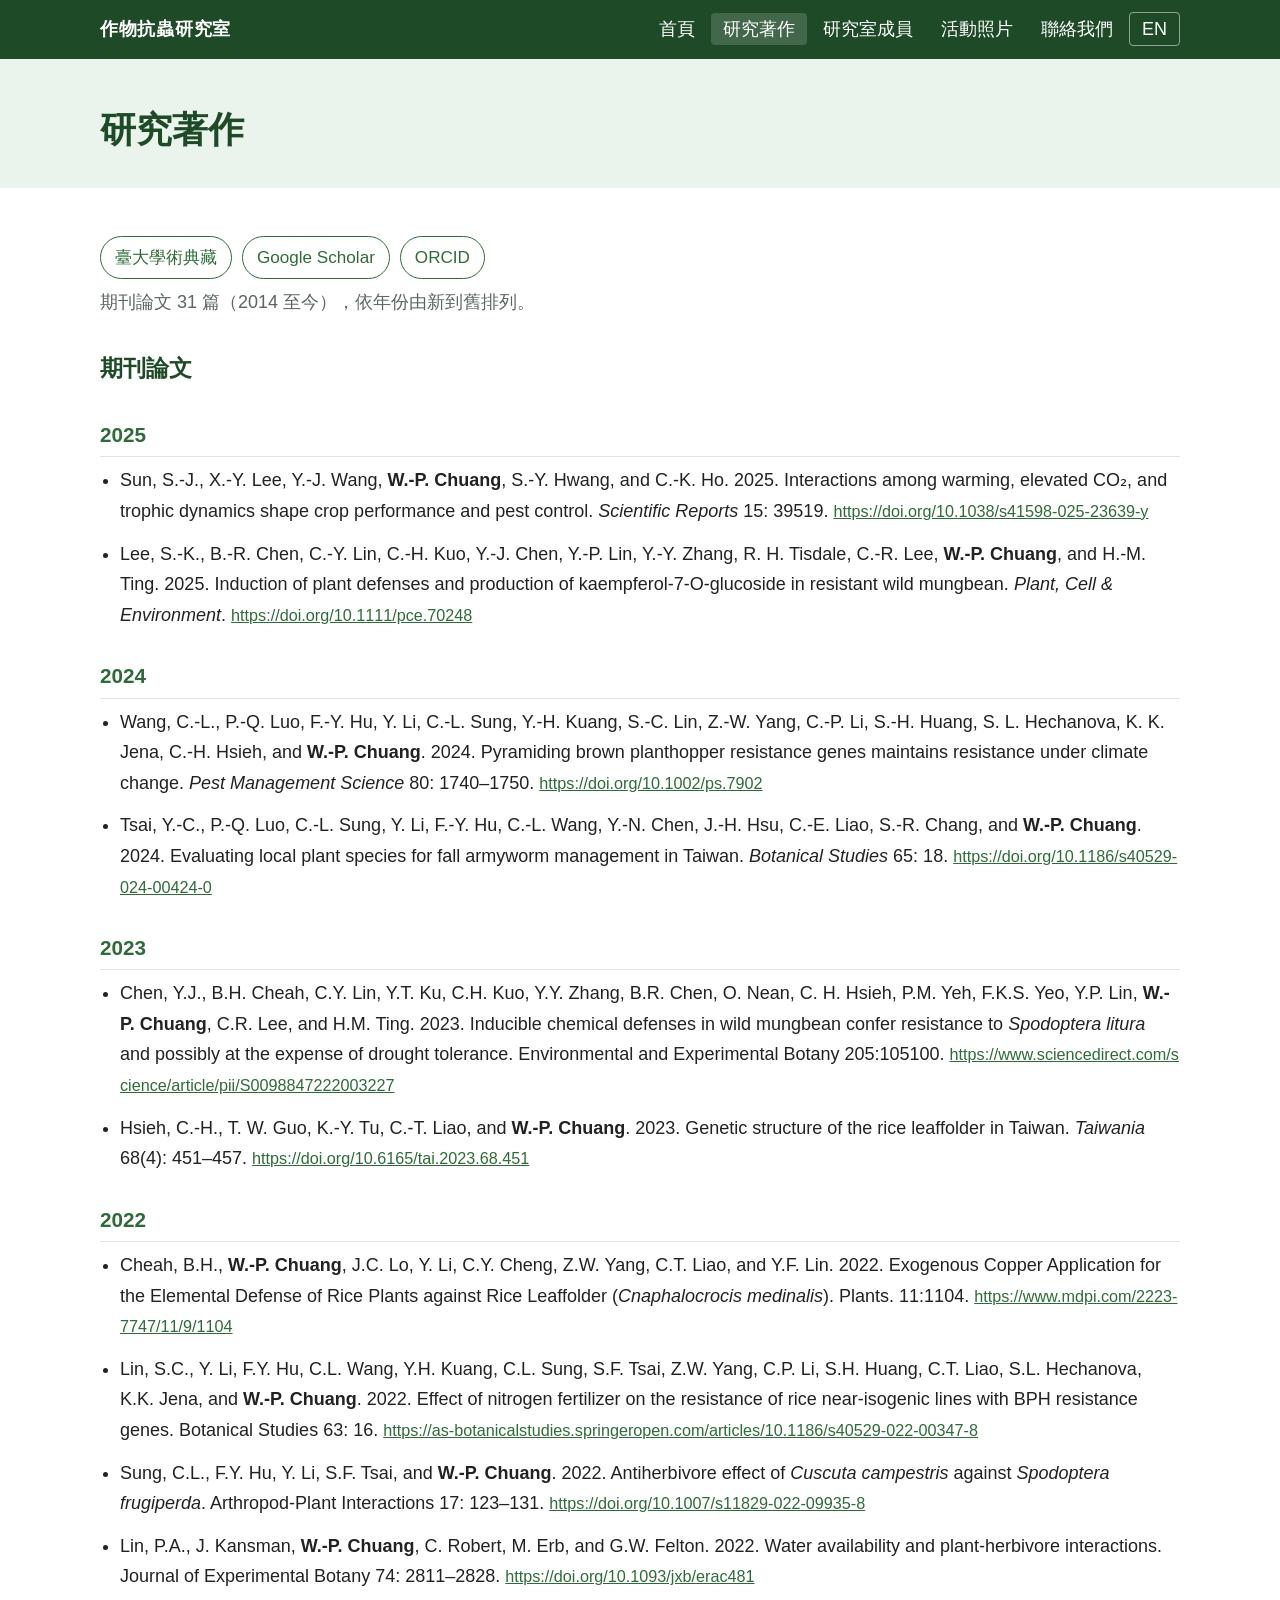
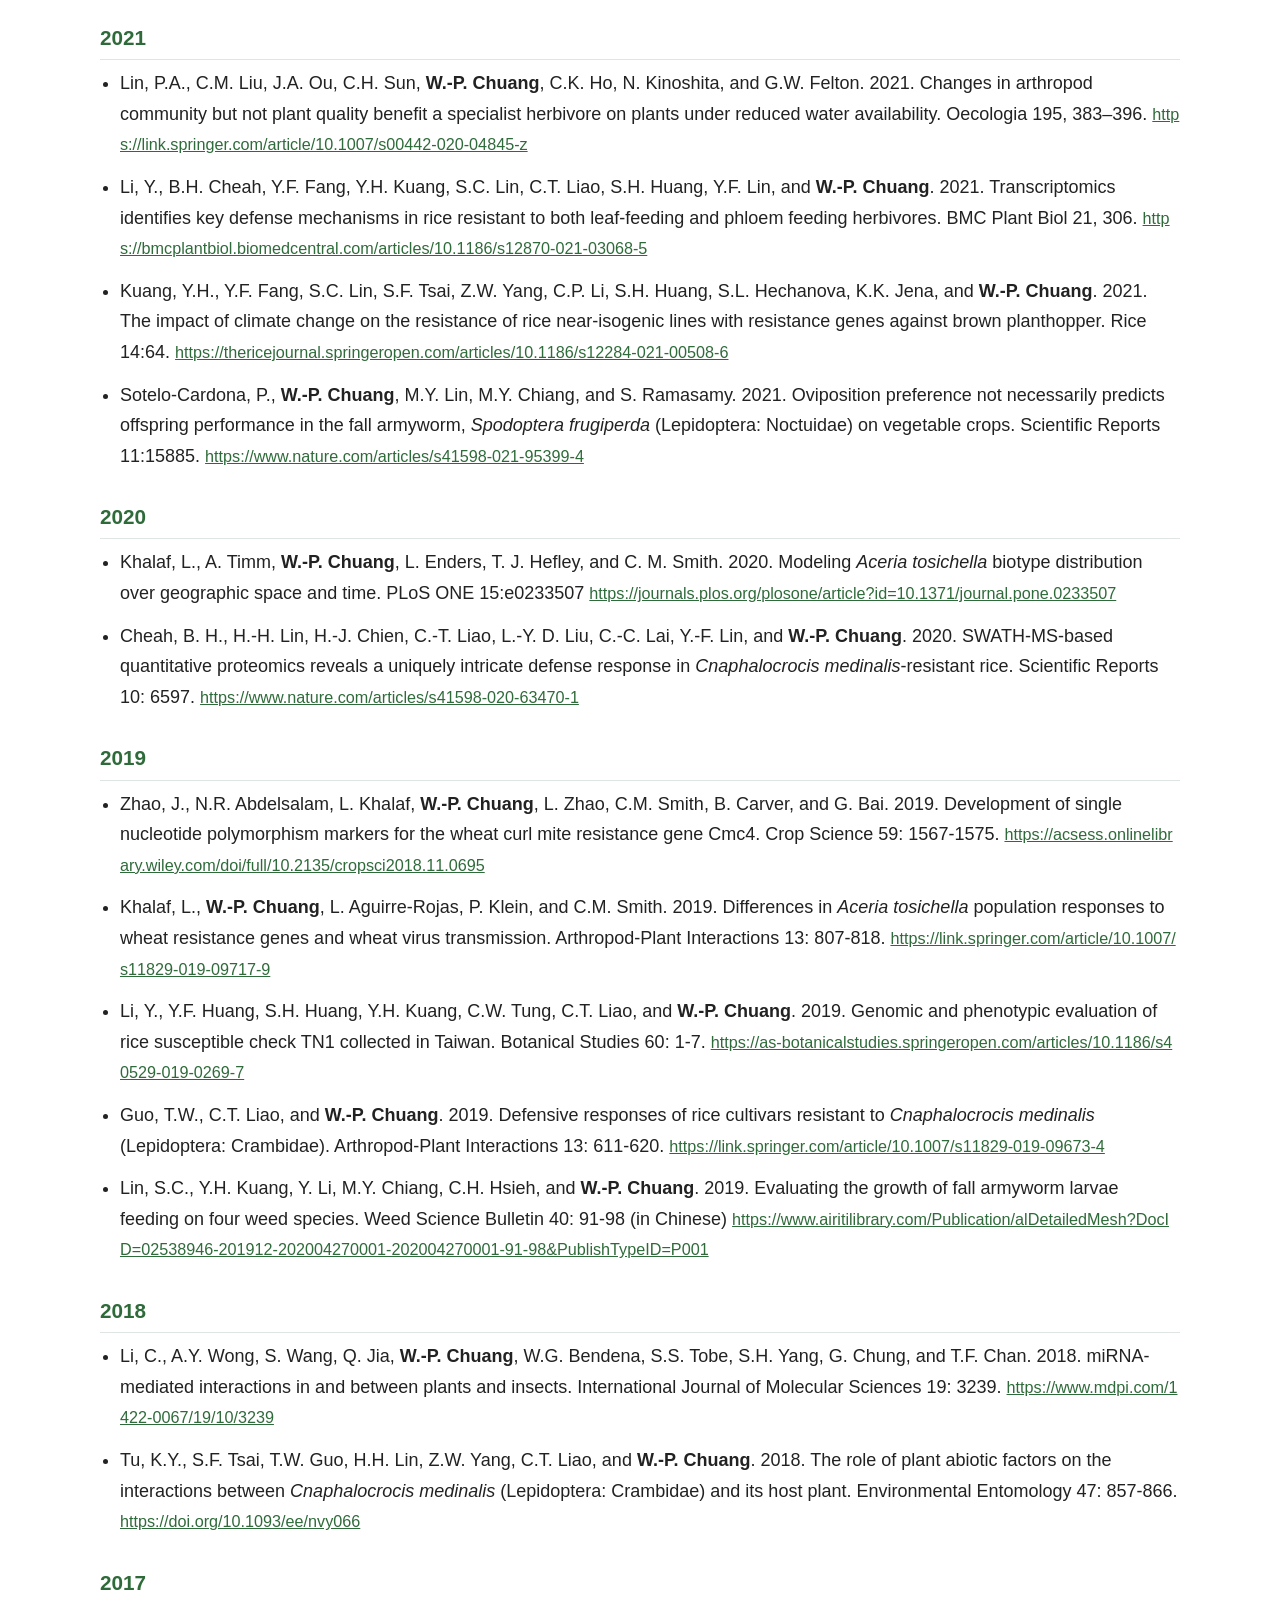
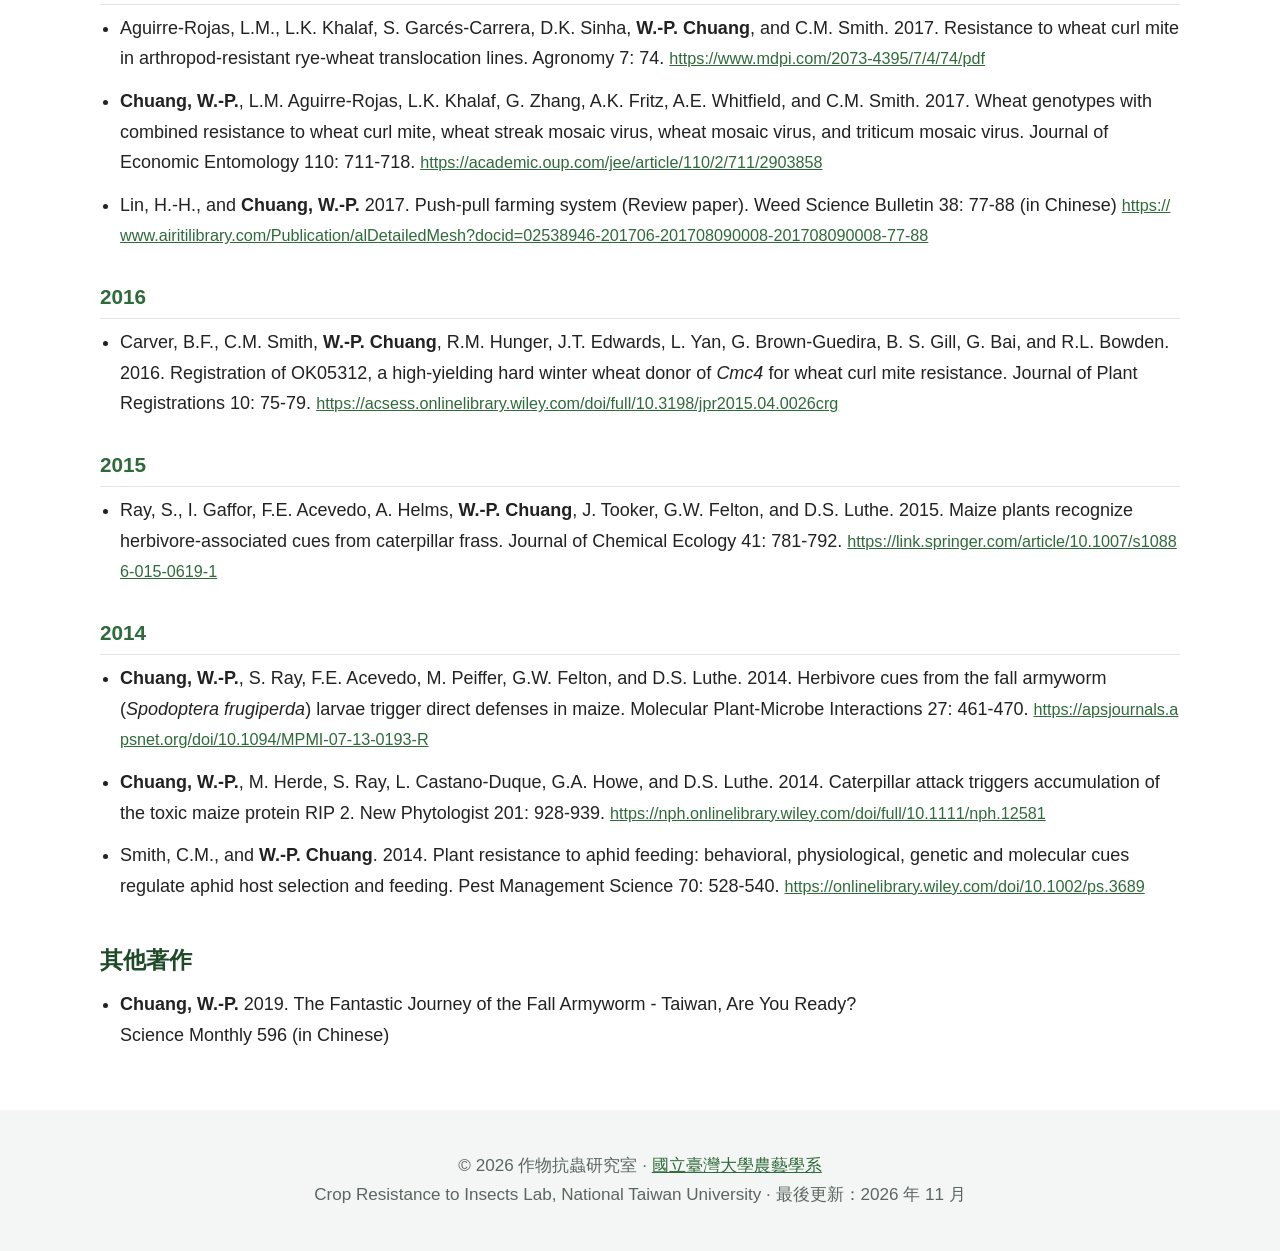
<file: publication-zh.html>
<!doctype html>
<html lang="zh-Hant">
<head>
  <meta charset="utf-8">
  <meta name="viewport" content="width=device-width, initial-scale=1">
  <title>研究著作｜作物抗蟲研究室，國立臺灣大學</title>
  <meta name="description" content="莊汶博教授與國立臺灣大學作物抗蟲研究室發表之期刊論文：作物抗蟲性、植物防禦機制與植物–昆蟲交互作用。">
  <link rel="canonical" href="https://cropresistance.github.io/cropresistance/publication-zh.html">
  <meta property="og:type" content="website">
  <meta property="og:site_name" content="作物抗蟲研究室｜Crop Resistance to Insects Lab">
  <meta property="og:title" content="研究著作｜作物抗蟲研究室，國立臺灣大學">
  <meta property="og:description" content="莊汶博教授與國立臺灣大學作物抗蟲研究室發表之期刊論文：作物抗蟲性、植物防禦機制與植物–昆蟲交互作用。">
  <meta property="og:url" content="https://cropresistance.github.io/cropresistance/publication-zh.html">
  <meta property="og:image" content="https://cropresistance.github.io/cropresistance/photos/pests/og-image.jpg">
  <meta property="og:locale" content="zh_TW">
  <link rel="alternate" hreflang="en" href="https://cropresistance.github.io/cropresistance/publication.html">
  <link rel="alternate" hreflang="zh-Hant" href="https://cropresistance.github.io/cropresistance/publication-zh.html">
  <link rel="alternate" hreflang="x-default" href="https://cropresistance.github.io/cropresistance/publication.html">
  <link rel="icon" href="favicon.ico" sizes="any">
  <link rel="icon" type="image/png" sizes="32x32" href="favicon-32.png">
  <link rel="apple-touch-icon" href="apple-touch-icon.png">
  <link rel="stylesheet" href="style.css?v=20261112i">
</head>
<body>
  <header class="site">
    <div class="container">
      <a class="brand" href="index-zh.html">作物抗蟲研究室</a>
      <nav>
        <ul>
          <li><a href="index-zh.html">首頁</a></li>
          <li><a href="publication-zh.html" aria-current="page">研究著作</a></li>
          <li><a href="members-zh.html">研究室成員</a></li>
          <li><a href="gallery-zh.html">活動照片</a></li>
          <li><a href="contact-us-zh.html">聯絡我們</a></li>
          <li><a class="lang" href="publication.html" hreflang="en" lang="en">EN</a></li>
        </ul>
      </nav>
    </div>
  </header>

    <div class="page-head"><div class="container"><h1>研究著作</h1></div></div>

  <main>
    <section>
      <div class="container">
        <ul class="profile-links">
          <li><a href="https://scholars.lib.ntu.edu.tw/entities/person/301ee1ac-8579-43f1-9a57-7b8a456821c5" target="_blank" rel="noopener">臺大學術典藏</a></li>
          <li><a href="https://scholar.google.com/citations?user=ZGvb1eQAAAAJ" target="_blank" rel="noopener">Google Scholar</a></li>
          <li><a href="https://orcid.org/0000-0001-6937-3583" target="_blank" rel="noopener">ORCID</a></li>
        </ul>
        <p class="pubs-count">期刊論文 31 篇（2014 至今），依年份由新到舊排列。</p>
        <h2 class="subhead" style="margin-top:32px">期刊論文</h2>
        <h3 class="year">2025</h3>
        <ul class="pubs">
          <li>Sun, S.-J., X.-Y. Lee, Y.-J. Wang, <strong>W.-P. Chuang</strong>, S.-Y. Hwang, and C.-K. Ho. 2025. Interactions among warming, elevated CO₂, and trophic dynamics shape crop performance and pest control. <em>Scientific Reports</em> 15: 39519. <a href="https://doi.org/10.1038/s41598-025-23639-y" target="_blank" rel="noopener">https://doi.org/10.1038/s41598-025-23639-y</a></li>
          <li>Lee, S.-K., B.-R. Chen, C.-Y. Lin, C.-H. Kuo, Y.-J. Chen, Y.-P. Lin, Y.-Y. Zhang, R. H. Tisdale, C.-R. Lee, <strong>W.-P. Chuang</strong>, and H.-M. Ting. 2025. Induction of plant defenses and production of kaempferol-7-O-glucoside in resistant wild mungbean. <em>Plant, Cell &amp; Environment</em>. <a href="https://doi.org/10.1111/pce.70248" target="_blank" rel="noopener">https://doi.org/10.1111/pce.70248</a></li>
        </ul>
        <h3 class="year">2024</h3>
        <ul class="pubs">
          <li>Wang, C.-L., P.-Q. Luo, F.-Y. Hu, Y. Li, C.-L. Sung, Y.-H. Kuang, S.-C. Lin, Z.-W. Yang, C.-P. Li, S.-H. Huang, S. L. Hechanova, K. K. Jena, C.-H. Hsieh, and <strong>W.-P. Chuang</strong>. 2024. Pyramiding brown planthopper resistance genes maintains resistance under climate change. <em>Pest Management Science</em> 80: 1740–1750. <a href="https://doi.org/10.1002/ps.7902" target="_blank" rel="noopener">https://doi.org/10.1002/ps.7902</a></li>
          <li>Tsai, Y.-C., P.-Q. Luo, C.-L. Sung, Y. Li, F.-Y. Hu, C.-L. Wang, Y.-N. Chen, J.-H. Hsu, C.-E. Liao, S.-R. Chang, and <strong>W.-P. Chuang</strong>. 2024. Evaluating local plant species for fall armyworm management in Taiwan. <em>Botanical Studies</em> 65: 18. <a href="https://doi.org/10.1186/s40529-024-00424-0" target="_blank" rel="noopener">https://doi.org/10.1186/s40529-024-00424-0</a></li>
        </ul>
        <h3 class="year">2023</h3>
        <ul class="pubs">
          <li>Chen, Y.J., B.H. Cheah, C.Y. Lin, Y.T. Ku, C.H. Kuo, Y.Y. Zhang, B.R. Chen, O. Nean, C. H. Hsieh, P.M. Yeh, F.K.S. Yeo, Y.P. Lin, <strong>W.-P. Chuang</strong>, C.R. Lee, and H.M. Ting. 2023. Inducible chemical defenses in wild mungbean confer resistance to <em>Spodoptera litura</em> and possibly at the expense of drought tolerance. Environmental and Experimental Botany 205:105100. <a href="https://www.sciencedirect.com/science/article/pii/S0098847222003227" target="_blank" rel="noopener">https://www.sciencedirect.com/science/article/pii/S0098847222003227</a></li>
          <li>Hsieh, C.-H., T. W. Guo, K.-Y. Tu, C.-T. Liao, and <strong>W.-P. Chuang</strong>. 2023. Genetic structure of the rice leaffolder in Taiwan. <em>Taiwania</em> 68(4): 451–457. <a href="https://doi.org/10.6165/tai.2023.68.451" target="_blank" rel="noopener">https://doi.org/10.6165/tai.2023.68.451</a></li>
        </ul>
        <h3 class="year">2022</h3>
        <ul class="pubs">
          <li>Cheah, B.H., <strong>W.-P. Chuang</strong>, J.C. Lo, Y. Li, C.Y. Cheng, Z.W. Yang, C.T. Liao, and Y.F. Lin. 2022. Exogenous Copper Application for the Elemental Defense of Rice Plants against Rice Leaffolder (<em>Cnaphalocrocis medinalis</em>). Plants. 11:1104. <a href="https://www.mdpi.com/2223-7747/11/9/1104" target="_blank" rel="noopener">https://www.mdpi.com/2223-7747/11/9/1104</a></li>
          <li>Lin, S.C., Y. Li, F.Y. Hu, C.L. Wang, Y.H. Kuang, C.L. Sung, S.F. Tsai, Z.W. Yang, C.P. Li, S.H. Huang, C.T. Liao, S.L. Hechanova, K.K. Jena, and <strong>W.-P. Chuang</strong>. 2022. Effect of nitrogen fertilizer on the resistance of rice near-isogenic lines with BPH resistance genes. Botanical Studies 63: 16. <a href="https://as-botanicalstudies.springeropen.com/articles/10.1186/s40529-022-00347-8" target="_blank" rel="noopener">https://as-botanicalstudies.springeropen.com/articles/10.1186/s40529-022-00347-8</a></li>
          <li>Sung, C.L., F.Y. Hu, Y. Li, S.F. Tsai, and <strong>W.-P. Chuang</strong>. 2022. Antiherbivore effect of <em>Cuscuta campestris</em> against <em>Spodoptera frugiperda</em>. Arthropod-Plant Interactions 17: 123–131. <a href="https://doi.org/10.1007/s11829-022-09935-8" target="_blank" rel="noopener">https://doi.org/10.1007/s11829-022-09935-8</a></li>
          <li>Lin, P.A., J. Kansman, <strong>W.-P. Chuang</strong>, C. Robert, M. Erb, and G.W. Felton. 2022. Water availability and plant-herbivore interactions. Journal of Experimental Botany 74: 2811–2828. <a href="https://doi.org/10.1093/jxb/erac481" target="_blank" rel="noopener">https://doi.org/10.1093/jxb/erac481</a></li>
        </ul>
        <h3 class="year">2021</h3>
        <ul class="pubs">
          <li>Lin, P.A., C.M. Liu, J.A. Ou, C.H. Sun, <strong>W.-P. Chuang</strong>, C.K. Ho, N. Kinoshita, and G.W. Felton. 2021. Changes in arthropod community but not plant quality benefit a specialist herbivore on plants under reduced water availability. Oecologia 195, 383–396. <a href="https://link.springer.com/article/10.1007/s00442-020-04845-z" target="_blank" rel="noopener">https://link.springer.com/article/10.1007/s00442-020-04845-z</a></li>
          <li>Li, Y., B.H. Cheah, Y.F. Fang, Y.H. Kuang, S.C. Lin, C.T. Liao, S.H. Huang, Y.F. Lin, and <strong>W.-P. Chuang</strong>. 2021. Transcriptomics identifies key defense mechanisms in rice resistant to both leaf-feeding and phloem feeding herbivores. BMC Plant Biol 21, 306. <a href="https://bmcplantbiol.biomedcentral.com/articles/10.1186/s12870-021-03068-5" target="_blank" rel="noopener">https://bmcplantbiol.biomedcentral.com/articles/10.1186/s12870-021-03068-5</a></li>
          <li>Kuang, Y.H., Y.F. Fang, S.C. Lin, S.F. Tsai, Z.W. Yang, C.P. Li, S.H. Huang, S.L. Hechanova, K.K. Jena, and <strong>W.-P. Chuang</strong>. 2021. The impact of climate change on the resistance of rice near-isogenic lines with resistance genes against brown planthopper. Rice 14:64. <a href="https://thericejournal.springeropen.com/articles/10.1186/s12284-021-00508-6" target="_blank" rel="noopener">https://thericejournal.springeropen.com/articles/10.1186/s12284-021-00508-6</a></li>
          <li>Sotelo-Cardona, P., <strong>W.-P. Chuang</strong>, M.Y. Lin, M.Y. Chiang, and S. Ramasamy. 2021. Oviposition preference not necessarily predicts offspring performance in the fall armyworm, <em>Spodoptera frugiperda</em> (Lepidoptera: Noctuidae) on vegetable crops. Scientific Reports 11:15885. <a href="https://www.nature.com/articles/s41598-021-95399-4" target="_blank" rel="noopener">https://www.nature.com/articles/s41598-021-95399-4</a></li>
        </ul>
        <h3 class="year">2020</h3>
        <ul class="pubs">
          <li>Khalaf, L., A. Timm, <strong>W.-P. Chuang</strong>, L. Enders, T. J. Hefley, and C. M. Smith. 2020. Modeling <em>Aceria tosichella</em> biotype distribution over geographic space and time. PLoS ONE 15:e0233507 <a href="https://journals.plos.org/plosone/article?id=10.1371/journal.pone.0233507" target="_blank" rel="noopener">https://journals.plos.org/plosone/article?id=10.1371/journal.pone.0233507</a></li>
          <li>Cheah, B. H., H.-H. Lin, H.-J. Chien, C.-T. Liao, L.-Y. D. Liu, C.-C. Lai, Y.-F. Lin, and <strong>W.-P. Chuang</strong>. 2020. SWATH-MS-based quantitative proteomics reveals a uniquely intricate defense response in <em>Cnaphalocrocis medinalis</em>-resistant rice. Scientific Reports 10: 6597. <a href="https://www.nature.com/articles/s41598-020-63470-1" target="_blank" rel="noopener">https://www.nature.com/articles/s41598-020-63470-1</a></li>
        </ul>
        <h3 class="year">2019</h3>
        <ul class="pubs">
          <li>Zhao, J., N.R. Abdelsalam, L. Khalaf, <strong>W.-P. Chuang</strong>, L. Zhao, C.M. Smith, B. Carver, and G. Bai. 2019. Development of single nucleotide polymorphism markers for the wheat curl mite resistance gene Cmc4. Crop Science 59: 1567-1575. <a href="https://acsess.onlinelibrary.wiley.com/doi/full/10.2135/cropsci2018.11.0695" target="_blank" rel="noopener">https://acsess.onlinelibrary.wiley.com/doi/full/10.2135/cropsci2018.11.0695</a></li>
          <li>Khalaf, L., <strong>W.-P. Chuang</strong>, L. Aguirre-Rojas, P. Klein, and C.M. Smith. 2019. Differences in <em>Aceria tosichella</em> population responses to wheat resistance genes and wheat virus transmission. Arthropod-Plant Interactions 13: 807-818. <a href="https://link.springer.com/article/10.1007/s11829-019-09717-9" target="_blank" rel="noopener">https://link.springer.com/article/10.1007/s11829-019-09717-9</a></li>
          <li>Li, Y., Y.F. Huang, S.H. Huang, Y.H. Kuang, C.W. Tung, C.T. Liao, and <strong>W.-P. Chuang</strong>. 2019. Genomic and phenotypic evaluation of rice susceptible check TN1 collected in Taiwan. Botanical Studies 60: 1-7. <a href="https://as-botanicalstudies.springeropen.com/articles/10.1186/s40529-019-0269-7" target="_blank" rel="noopener">https://as-botanicalstudies.springeropen.com/articles/10.1186/s40529-019-0269-7</a></li>
          <li>Guo, T.W., C.T. Liao, and <strong>W.-P. Chuang</strong>. 2019. Defensive responses of rice cultivars resistant to <em>Cnaphalocrocis medinalis</em> (Lepidoptera: Crambidae). Arthropod-Plant Interactions 13: 611-620. <a href="https://link.springer.com/article/10.1007/s11829-019-09673-4" target="_blank" rel="noopener">https://link.springer.com/article/10.1007/s11829-019-09673-4</a></li>
          <li>Lin, S.C., Y.H. Kuang, Y. Li, M.Y. Chiang, C.H. Hsieh, and <strong>W.-P. Chuang</strong>. 2019. Evaluating the growth of fall armyworm larvae feeding on four weed species. Weed Science Bulletin 40: 91-98 (in Chinese) <a href="https://www.airitilibrary.com/Publication/alDetailedMesh?DocID=02538946-201912-202004270001-202004270001-91-98&amp;PublishTypeID=P001" target="_blank" rel="noopener">https://www.airitilibrary.com/Publication/alDetailedMesh?DocID=02538946-201912-202004270001-202004270001-91-98&amp;PublishTypeID=P001</a></li>
        </ul>
        <h3 class="year">2018</h3>
        <ul class="pubs">
          <li>Li, C., A.Y. Wong, S. Wang, Q. Jia, <strong>W.-P. Chuang</strong>, W.G. Bendena, S.S. Tobe, S.H. Yang, G. Chung, and T.F. Chan. 2018. miRNA-mediated interactions in and between plants and insects. International Journal of Molecular Sciences 19: 3239. <a href="https://www.mdpi.com/1422-0067/19/10/3239" target="_blank" rel="noopener">https://www.mdpi.com/1422-0067/19/10/3239</a></li>
          <li>Tu, K.Y., S.F. Tsai, T.W. Guo, H.H. Lin, Z.W. Yang, C.T. Liao, and <strong>W.-P. Chuang</strong>. 2018. The role of plant abiotic factors on the interactions between <em>Cnaphalocrocis medinalis</em> (Lepidoptera: Crambidae) and its host plant. Environmental Entomology 47: 857-866. <a href="https://doi.org/10.1093/ee/nvy066" target="_blank" rel="noopener">https://doi.org/10.1093/ee/nvy066</a></li>
        </ul>
        <h3 class="year">2017</h3>
        <ul class="pubs">
          <li>Aguirre-Rojas, L.M., L.K. Khalaf, S. Garcés-Carrera, D.K. Sinha, <strong>W.-P. Chuang</strong>, and C.M. Smith. 2017. Resistance to wheat curl mite in arthropod-resistant rye-wheat translocation lines. Agronomy 7: 74. <a href="https://www.mdpi.com/2073-4395/7/4/74/pdf" target="_blank" rel="noopener">https://www.mdpi.com/2073-4395/7/4/74/pdf</a></li>
          <li><strong>Chuang, W.-P.</strong>, L.M. Aguirre-Rojas, L.K. Khalaf, G. Zhang, A.K. Fritz, A.E. Whitfield, and C.M. Smith. 2017. Wheat genotypes with combined resistance to wheat curl mite, wheat streak mosaic virus, wheat mosaic virus, and triticum mosaic virus. Journal of Economic Entomology 110: 711-718. <a href="https://academic.oup.com/jee/article/110/2/711/2903858" target="_blank" rel="noopener">https://academic.oup.com/jee/article/110/2/711/2903858</a></li>
          <li>Lin, H.-H., and <strong>Chuang, W.-P.</strong> 2017. Push-pull farming system (Review paper). Weed Science Bulletin 38: 77-88 (in Chinese) <a href="https://www.airitilibrary.com/Publication/alDetailedMesh?docid=02538946-201706-201708090008-201708090008-77-88" target="_blank" rel="noopener">https://www.airitilibrary.com/Publication/alDetailedMesh?docid=02538946-201706-201708090008-201708090008-77-88</a></li>
        </ul>
        <h3 class="year">2016</h3>
        <ul class="pubs">
          <li>Carver, B.F., C.M. Smith, <strong>W.-P. Chuang</strong>, R.M. Hunger, J.T. Edwards, L. Yan, G. Brown-Guedira, B. S. Gill, G. Bai, and R.L. Bowden. 2016. Registration of OK05312, a high-yielding hard winter wheat donor of <em>Cmc4</em> for wheat curl mite resistance. Journal of Plant Registrations 10: 75-79. <a href="https://acsess.onlinelibrary.wiley.com/doi/full/10.3198/jpr2015.04.0026crg" target="_blank" rel="noopener">https://acsess.onlinelibrary.wiley.com/doi/full/10.3198/jpr2015.04.0026crg</a></li>
        </ul>
        <h3 class="year">2015</h3>
        <ul class="pubs">
          <li>Ray, S., I. Gaffor, F.E. Acevedo, A. Helms, <strong>W.-P. Chuang</strong>, J. Tooker, G.W. Felton, and D.S. Luthe. 2015. Maize plants recognize herbivore-associated cues from caterpillar frass. Journal of Chemical Ecology 41: 781-792. <a href="https://link.springer.com/article/10.1007/s10886-015-0619-1" target="_blank" rel="noopener">https://link.springer.com/article/10.1007/s10886-015-0619-1</a></li>
        </ul>
        <h3 class="year">2014</h3>
        <ul class="pubs">
          <li><strong>Chuang, W.-P.</strong>, S. Ray, F.E. Acevedo, M. Peiffer, G.W. Felton, and D.S. Luthe. 2014. Herbivore cues from the fall armyworm (<em>Spodoptera frugiperda</em>) larvae trigger direct defenses in maize. Molecular Plant-Microbe Interactions 27: 461-470. <a href="https://apsjournals.apsnet.org/doi/10.1094/MPMI-07-13-0193-R" target="_blank" rel="noopener">https://apsjournals.apsnet.org/doi/10.1094/MPMI-07-13-0193-R</a></li>
          <li><strong>Chuang, W.-P.</strong>, M. Herde, S. Ray, L. Castano‐Duque, G.A. Howe, and D.S. Luthe. 2014. Caterpillar attack triggers accumulation of the toxic maize protein RIP 2. New Phytologist 201: 928-939. <a href="https://nph.onlinelibrary.wiley.com/doi/full/10.1111/nph.12581" target="_blank" rel="noopener">https://nph.onlinelibrary.wiley.com/doi/full/10.1111/nph.12581</a></li>
          <li>Smith, C.M., and <strong>W.-P. Chuang</strong>. 2014. Plant resistance to aphid feeding: behavioral, physiological, genetic and molecular cues regulate aphid host selection and feeding. Pest Management Science 70: 528-540. <a href="https://onlinelibrary.wiley.com/doi/10.1002/ps.3689" target="_blank" rel="noopener">https://onlinelibrary.wiley.com/doi/10.1002/ps.3689</a></li>
        </ul>

        <h2 class="subhead" style="margin-top:40px">其他著作</h2>
        <ul class="pubs">
          <li><strong>Chuang, W.-P.</strong> 2019. The Fantastic Journey of the Fall Armyworm - Taiwan, Are You Ready?<br>Science Monthly 596 (in Chinese)</li>
        </ul>
      </div>
    </section>
  </main>

  <footer class="site">
    <div class="container">
      <p>&copy; 2026 作物抗蟲研究室 &middot; <a href="https://agron.ntu.edu.tw/cp_n_41832_s_16132_state_F5D336F102ACBC68.html" target="_blank" rel="noopener">國立臺灣大學農藝學系</a><br>
      <span lang="en">Crop Resistance to Insects Lab, National Taiwan University</span> &middot; 最後更新：2026 年 11 月</p>
    </div>
  </footer>
</body>
</html>
</file>
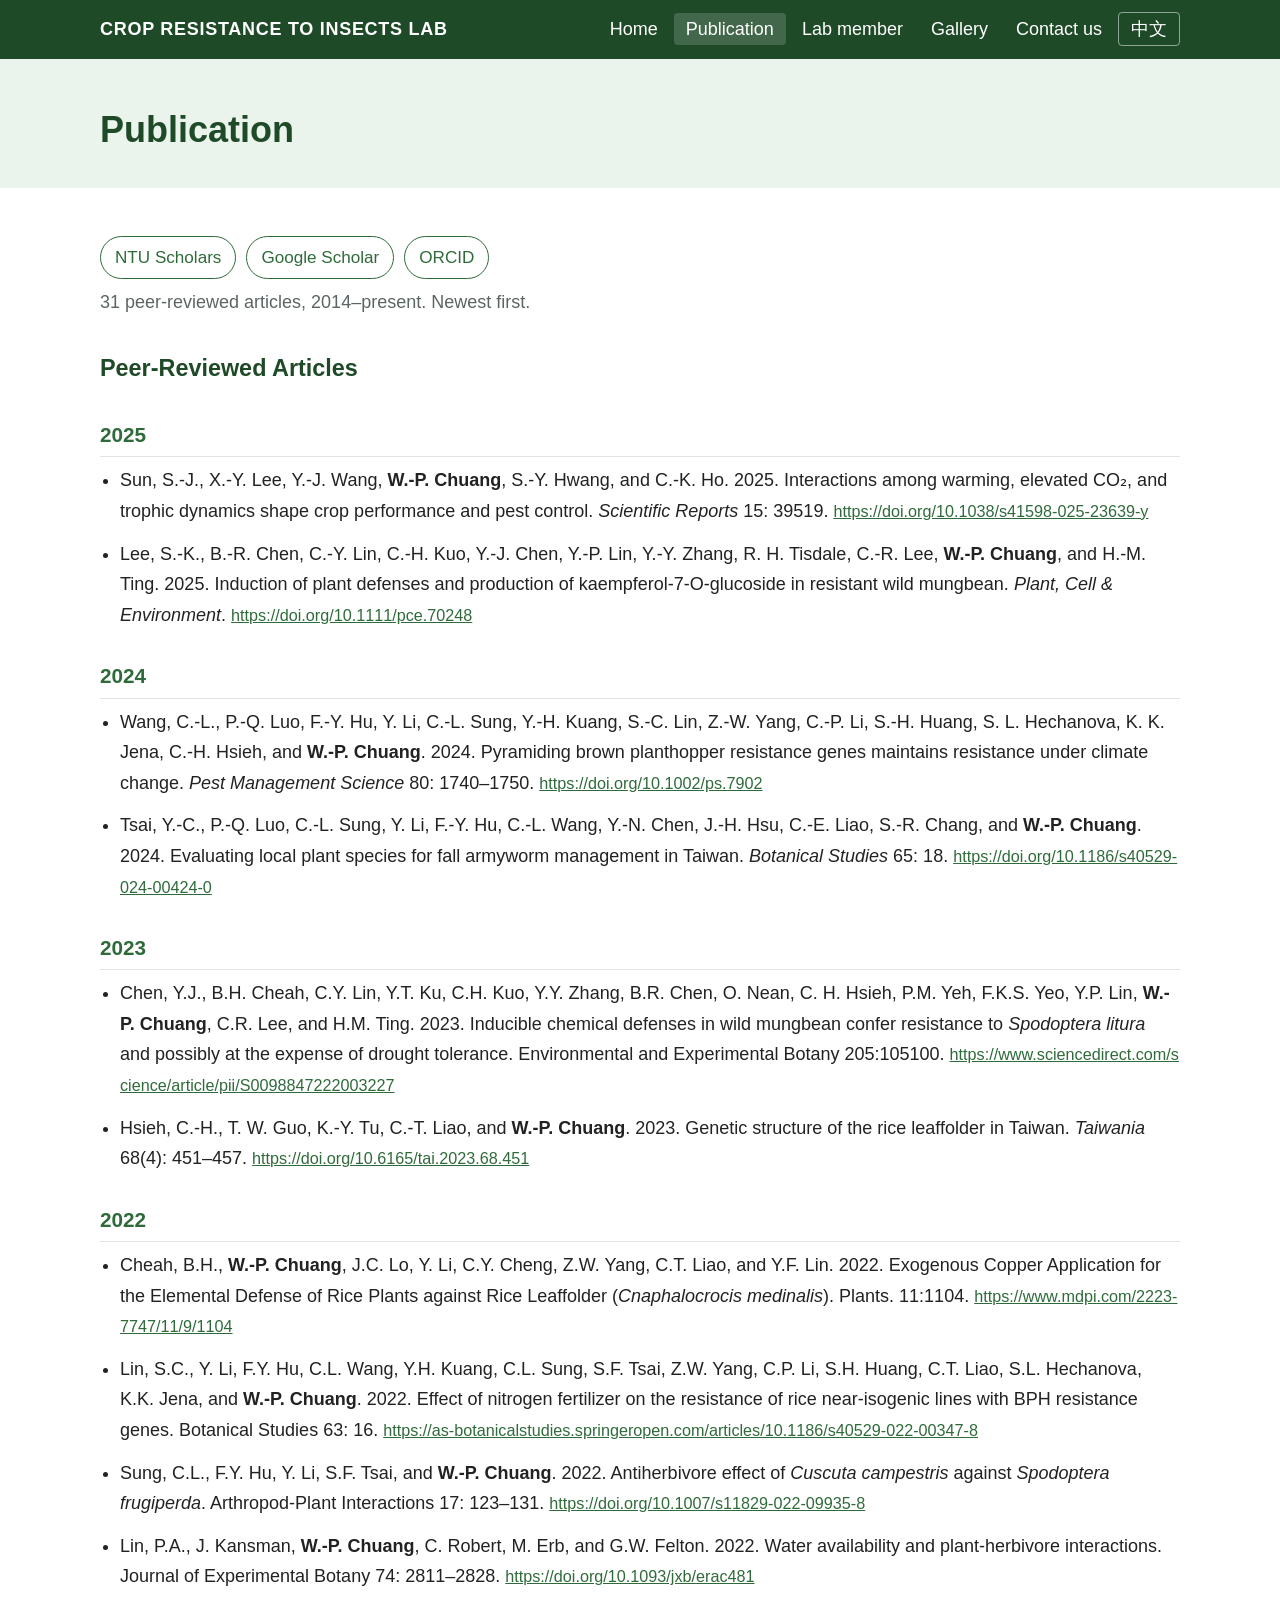
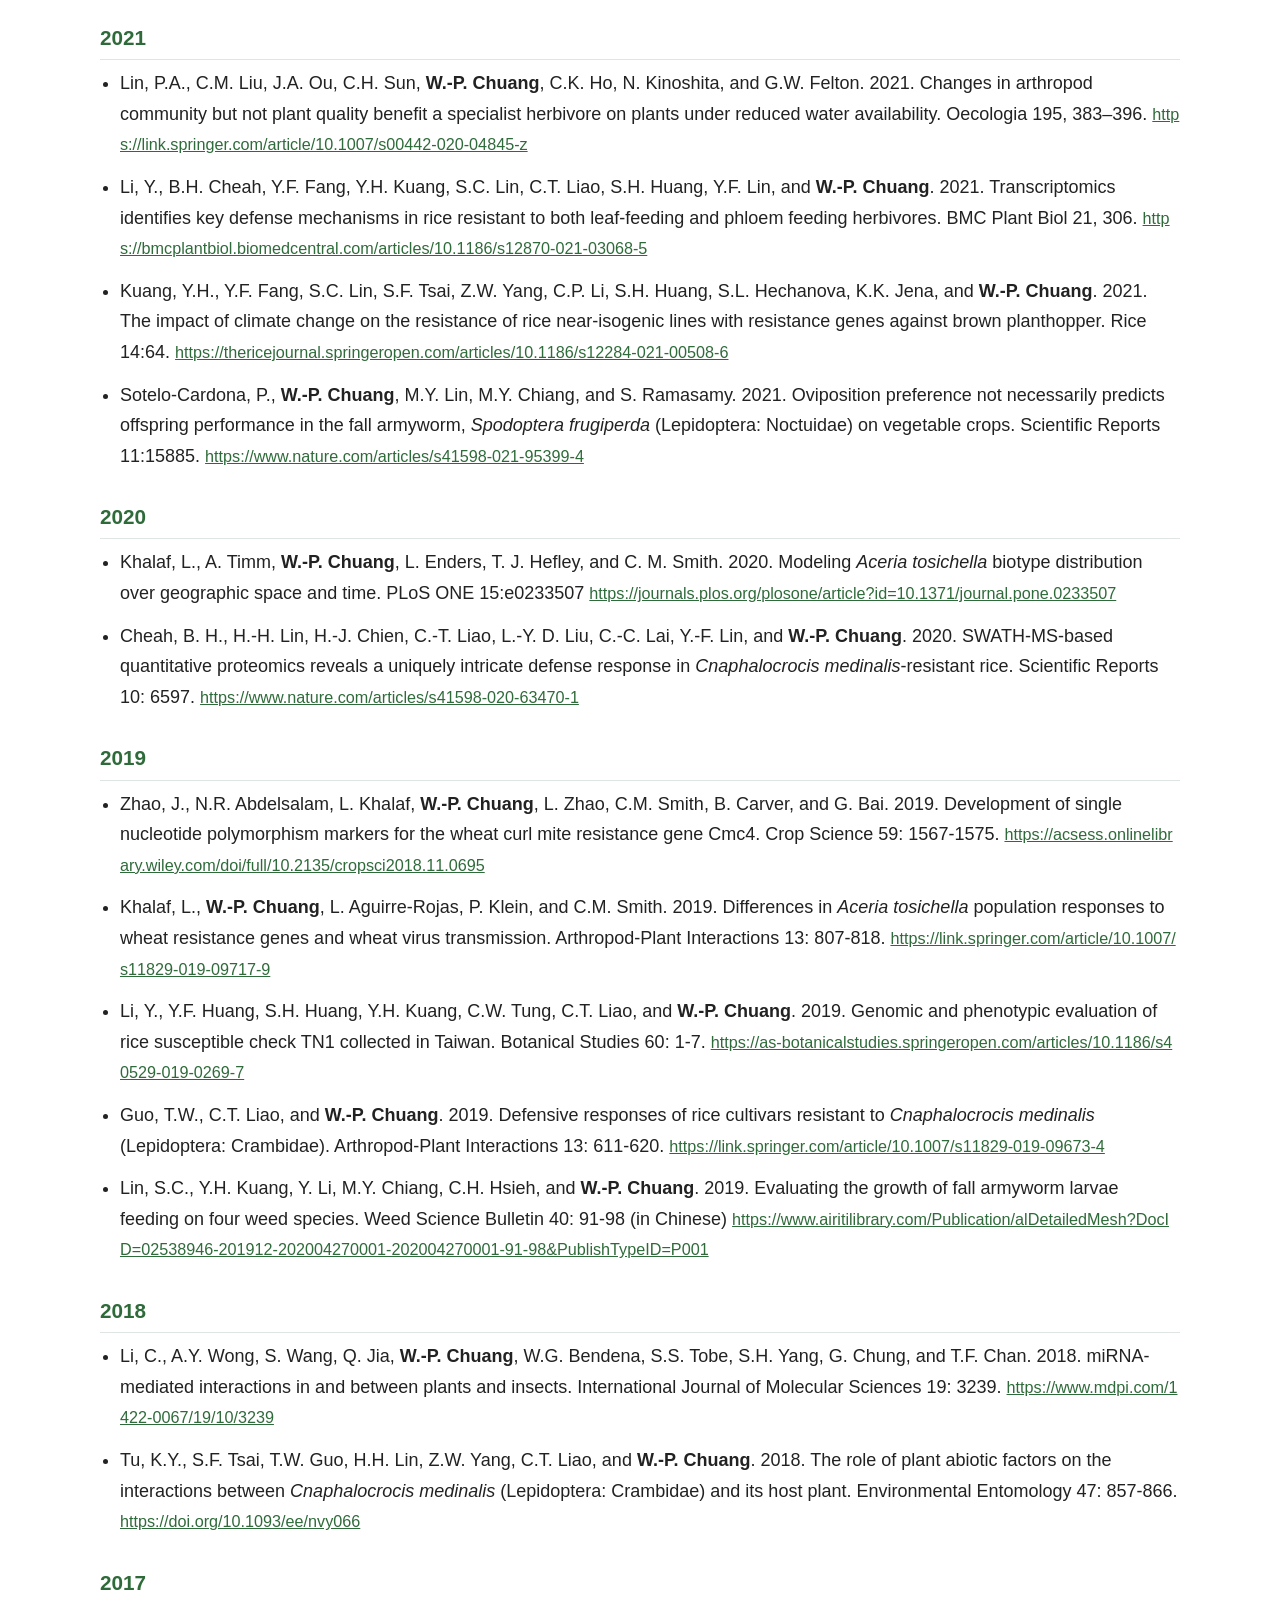
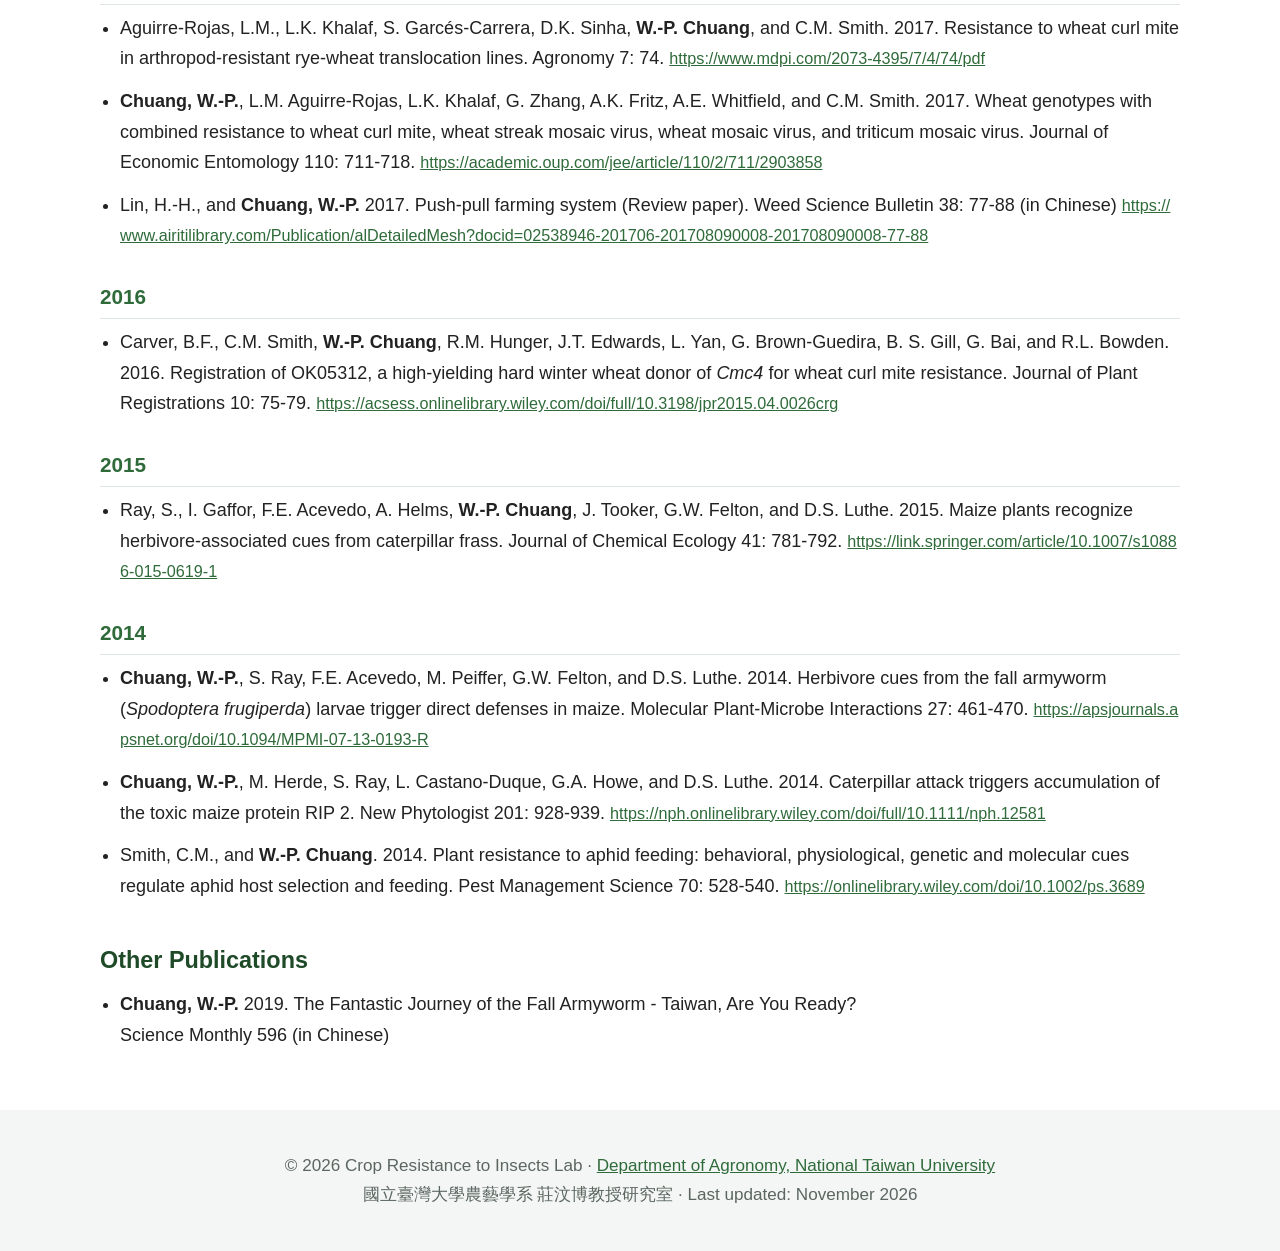
<file: publication.html>
<!doctype html>
<html lang="en">
<head>
  <meta charset="utf-8">
  <meta name="viewport" content="width=device-width, initial-scale=1">
  <title>Publication | Crop Resistance to Insects Lab, NTU</title>
  <meta name="description" content="Publications of Wen-Po Chuang and the Crop Resistance to Insects Lab, National Taiwan University: host-plant resistance, plant defense mechanisms and plant–insect interactions.">
  <link rel="canonical" href="https://cropresistance.github.io/cropresistance/publication.html">
  <meta property="og:type" content="website">
  <meta property="og:site_name" content="Crop Resistance to Insects Lab">
  <meta property="og:title" content="Publication | Crop Resistance to Insects Lab, NTU">
  <meta property="og:description" content="Publications of Wen-Po Chuang and the Crop Resistance to Insects Lab, National Taiwan University: host-plant resistance, plant defense mechanisms and plant–insect interactions.">
  <meta property="og:url" content="https://cropresistance.github.io/cropresistance/publication.html">
  <meta property="og:image" content="https://cropresistance.github.io/cropresistance/photos/pests/og-image.jpg">
  <link rel="alternate" hreflang="en" href="https://cropresistance.github.io/cropresistance/publication.html">
  <link rel="alternate" hreflang="zh-Hant" href="https://cropresistance.github.io/cropresistance/publication-zh.html">
  <link rel="alternate" hreflang="x-default" href="https://cropresistance.github.io/cropresistance/publication.html">
  <link rel="icon" href="favicon.ico" sizes="any">
  <link rel="icon" type="image/png" sizes="32x32" href="favicon-32.png">
  <link rel="apple-touch-icon" href="apple-touch-icon.png">
  <link rel="stylesheet" href="style.css?v=20261112i">
</head>
<body>
  <header class="site">
    <div class="container">
      <a class="brand" href="index.html">Crop Resistance to Insects Lab</a>
      <nav>
        <ul>
          <li><a href="index.html">Home</a></li>
          <li><a href="publication.html" aria-current="page">Publication</a></li>
          <li><a href="members.html">Lab member</a></li>
          <li><a href="gallery.html">Gallery</a></li>
          <li><a href="contact-us.html">Contact us</a></li>
          <li><a class="lang" href="publication-zh.html" hreflang="zh-Hant" lang="zh-Hant">中文</a></li>
        </ul>
      </nav>
    </div>
  </header>

    <div class="page-head"><div class="container"><h1>Publication</h1></div></div>

  <main>
    <section>
      <div class="container">
        <ul class="profile-links">
          <li><a href="https://scholars.lib.ntu.edu.tw/entities/person/301ee1ac-8579-43f1-9a57-7b8a456821c5" target="_blank" rel="noopener">NTU Scholars</a></li>
          <li><a href="https://scholar.google.com/citations?user=ZGvb1eQAAAAJ" target="_blank" rel="noopener">Google Scholar</a></li>
          <li><a href="https://orcid.org/0000-0001-6937-3583" target="_blank" rel="noopener">ORCID</a></li>
        </ul>
        <p class="pubs-count">31 peer-reviewed articles, 2014–present. Newest first.</p>
        <h2 class="subhead" style="margin-top:32px">Peer-Reviewed Articles</h2>
        <h3 class="year">2025</h3>
        <ul class="pubs">
          <li>Sun, S.-J., X.-Y. Lee, Y.-J. Wang, <strong>W.-P. Chuang</strong>, S.-Y. Hwang, and C.-K. Ho. 2025. Interactions among warming, elevated CO₂, and trophic dynamics shape crop performance and pest control. <em>Scientific Reports</em> 15: 39519. <a href="https://doi.org/10.1038/s41598-025-23639-y" target="_blank" rel="noopener">https://doi.org/10.1038/s41598-025-23639-y</a></li>
          <li>Lee, S.-K., B.-R. Chen, C.-Y. Lin, C.-H. Kuo, Y.-J. Chen, Y.-P. Lin, Y.-Y. Zhang, R. H. Tisdale, C.-R. Lee, <strong>W.-P. Chuang</strong>, and H.-M. Ting. 2025. Induction of plant defenses and production of kaempferol-7-O-glucoside in resistant wild mungbean. <em>Plant, Cell &amp; Environment</em>. <a href="https://doi.org/10.1111/pce.70248" target="_blank" rel="noopener">https://doi.org/10.1111/pce.70248</a></li>
        </ul>
        <h3 class="year">2024</h3>
        <ul class="pubs">
          <li>Wang, C.-L., P.-Q. Luo, F.-Y. Hu, Y. Li, C.-L. Sung, Y.-H. Kuang, S.-C. Lin, Z.-W. Yang, C.-P. Li, S.-H. Huang, S. L. Hechanova, K. K. Jena, C.-H. Hsieh, and <strong>W.-P. Chuang</strong>. 2024. Pyramiding brown planthopper resistance genes maintains resistance under climate change. <em>Pest Management Science</em> 80: 1740–1750. <a href="https://doi.org/10.1002/ps.7902" target="_blank" rel="noopener">https://doi.org/10.1002/ps.7902</a></li>
          <li>Tsai, Y.-C., P.-Q. Luo, C.-L. Sung, Y. Li, F.-Y. Hu, C.-L. Wang, Y.-N. Chen, J.-H. Hsu, C.-E. Liao, S.-R. Chang, and <strong>W.-P. Chuang</strong>. 2024. Evaluating local plant species for fall armyworm management in Taiwan. <em>Botanical Studies</em> 65: 18. <a href="https://doi.org/10.1186/s40529-024-00424-0" target="_blank" rel="noopener">https://doi.org/10.1186/s40529-024-00424-0</a></li>
        </ul>
        <h3 class="year">2023</h3>
        <ul class="pubs">
          <li>Chen, Y.J., B.H. Cheah, C.Y. Lin, Y.T. Ku, C.H. Kuo, Y.Y. Zhang, B.R. Chen, O. Nean, C. H. Hsieh, P.M. Yeh, F.K.S. Yeo, Y.P. Lin, <strong>W.-P. Chuang</strong>, C.R. Lee, and H.M. Ting. 2023. Inducible chemical defenses in wild mungbean confer resistance to <em>Spodoptera litura</em> and possibly at the expense of drought tolerance. Environmental and Experimental Botany 205:105100. <a href="https://www.sciencedirect.com/science/article/pii/S0098847222003227" target="_blank" rel="noopener">https://www.sciencedirect.com/science/article/pii/S0098847222003227</a></li>
          <li>Hsieh, C.-H., T. W. Guo, K.-Y. Tu, C.-T. Liao, and <strong>W.-P. Chuang</strong>. 2023. Genetic structure of the rice leaffolder in Taiwan. <em>Taiwania</em> 68(4): 451–457. <a href="https://doi.org/10.6165/tai.2023.68.451" target="_blank" rel="noopener">https://doi.org/10.6165/tai.2023.68.451</a></li>
        </ul>
        <h3 class="year">2022</h3>
        <ul class="pubs">
          <li>Cheah, B.H., <strong>W.-P. Chuang</strong>, J.C. Lo, Y. Li, C.Y. Cheng, Z.W. Yang, C.T. Liao, and Y.F. Lin. 2022. Exogenous Copper Application for the Elemental Defense of Rice Plants against Rice Leaffolder (<em>Cnaphalocrocis medinalis</em>). Plants. 11:1104. <a href="https://www.mdpi.com/2223-7747/11/9/1104" target="_blank" rel="noopener">https://www.mdpi.com/2223-7747/11/9/1104</a></li>
          <li>Lin, S.C., Y. Li, F.Y. Hu, C.L. Wang, Y.H. Kuang, C.L. Sung, S.F. Tsai, Z.W. Yang, C.P. Li, S.H. Huang, C.T. Liao, S.L. Hechanova, K.K. Jena, and <strong>W.-P. Chuang</strong>. 2022. Effect of nitrogen fertilizer on the resistance of rice near-isogenic lines with BPH resistance genes. Botanical Studies 63: 16. <a href="https://as-botanicalstudies.springeropen.com/articles/10.1186/s40529-022-00347-8" target="_blank" rel="noopener">https://as-botanicalstudies.springeropen.com/articles/10.1186/s40529-022-00347-8</a></li>
          <li>Sung, C.L., F.Y. Hu, Y. Li, S.F. Tsai, and <strong>W.-P. Chuang</strong>. 2022. Antiherbivore effect of <em>Cuscuta campestris</em> against <em>Spodoptera frugiperda</em>. Arthropod-Plant Interactions 17: 123–131. <a href="https://doi.org/10.1007/s11829-022-09935-8" target="_blank" rel="noopener">https://doi.org/10.1007/s11829-022-09935-8</a></li>
          <li>Lin, P.A., J. Kansman, <strong>W.-P. Chuang</strong>, C. Robert, M. Erb, and G.W. Felton. 2022. Water availability and plant-herbivore interactions. Journal of Experimental Botany 74: 2811–2828. <a href="https://doi.org/10.1093/jxb/erac481" target="_blank" rel="noopener">https://doi.org/10.1093/jxb/erac481</a></li>
        </ul>
        <h3 class="year">2021</h3>
        <ul class="pubs">
          <li>Lin, P.A., C.M. Liu, J.A. Ou, C.H. Sun, <strong>W.-P. Chuang</strong>, C.K. Ho, N. Kinoshita, and G.W. Felton. 2021. Changes in arthropod community but not plant quality benefit a specialist herbivore on plants under reduced water availability. Oecologia 195, 383–396. <a href="https://link.springer.com/article/10.1007/s00442-020-04845-z" target="_blank" rel="noopener">https://link.springer.com/article/10.1007/s00442-020-04845-z</a></li>
          <li>Li, Y., B.H. Cheah, Y.F. Fang, Y.H. Kuang, S.C. Lin, C.T. Liao, S.H. Huang, Y.F. Lin, and <strong>W.-P. Chuang</strong>. 2021. Transcriptomics identifies key defense mechanisms in rice resistant to both leaf-feeding and phloem feeding herbivores. BMC Plant Biol 21, 306. <a href="https://bmcplantbiol.biomedcentral.com/articles/10.1186/s12870-021-03068-5" target="_blank" rel="noopener">https://bmcplantbiol.biomedcentral.com/articles/10.1186/s12870-021-03068-5</a></li>
          <li>Kuang, Y.H., Y.F. Fang, S.C. Lin, S.F. Tsai, Z.W. Yang, C.P. Li, S.H. Huang, S.L. Hechanova, K.K. Jena, and <strong>W.-P. Chuang</strong>. 2021. The impact of climate change on the resistance of rice near-isogenic lines with resistance genes against brown planthopper. Rice 14:64. <a href="https://thericejournal.springeropen.com/articles/10.1186/s12284-021-00508-6" target="_blank" rel="noopener">https://thericejournal.springeropen.com/articles/10.1186/s12284-021-00508-6</a></li>
          <li>Sotelo-Cardona, P., <strong>W.-P. Chuang</strong>, M.Y. Lin, M.Y. Chiang, and S. Ramasamy. 2021. Oviposition preference not necessarily predicts offspring performance in the fall armyworm, <em>Spodoptera frugiperda</em> (Lepidoptera: Noctuidae) on vegetable crops. Scientific Reports 11:15885. <a href="https://www.nature.com/articles/s41598-021-95399-4" target="_blank" rel="noopener">https://www.nature.com/articles/s41598-021-95399-4</a></li>
        </ul>
        <h3 class="year">2020</h3>
        <ul class="pubs">
          <li>Khalaf, L., A. Timm, <strong>W.-P. Chuang</strong>, L. Enders, T. J. Hefley, and C. M. Smith. 2020. Modeling <em>Aceria tosichella</em> biotype distribution over geographic space and time. PLoS ONE 15:e0233507 <a href="https://journals.plos.org/plosone/article?id=10.1371/journal.pone.0233507" target="_blank" rel="noopener">https://journals.plos.org/plosone/article?id=10.1371/journal.pone.0233507</a></li>
          <li>Cheah, B. H., H.-H. Lin, H.-J. Chien, C.-T. Liao, L.-Y. D. Liu, C.-C. Lai, Y.-F. Lin, and <strong>W.-P. Chuang</strong>. 2020. SWATH-MS-based quantitative proteomics reveals a uniquely intricate defense response in <em>Cnaphalocrocis medinalis</em>-resistant rice. Scientific Reports 10: 6597. <a href="https://www.nature.com/articles/s41598-020-63470-1" target="_blank" rel="noopener">https://www.nature.com/articles/s41598-020-63470-1</a></li>
        </ul>
        <h3 class="year">2019</h3>
        <ul class="pubs">
          <li>Zhao, J., N.R. Abdelsalam, L. Khalaf, <strong>W.-P. Chuang</strong>, L. Zhao, C.M. Smith, B. Carver, and G. Bai. 2019. Development of single nucleotide polymorphism markers for the wheat curl mite resistance gene Cmc4. Crop Science 59: 1567-1575. <a href="https://acsess.onlinelibrary.wiley.com/doi/full/10.2135/cropsci2018.11.0695" target="_blank" rel="noopener">https://acsess.onlinelibrary.wiley.com/doi/full/10.2135/cropsci2018.11.0695</a></li>
          <li>Khalaf, L., <strong>W.-P. Chuang</strong>, L. Aguirre-Rojas, P. Klein, and C.M. Smith. 2019. Differences in <em>Aceria tosichella</em> population responses to wheat resistance genes and wheat virus transmission. Arthropod-Plant Interactions 13: 807-818. <a href="https://link.springer.com/article/10.1007/s11829-019-09717-9" target="_blank" rel="noopener">https://link.springer.com/article/10.1007/s11829-019-09717-9</a></li>
          <li>Li, Y., Y.F. Huang, S.H. Huang, Y.H. Kuang, C.W. Tung, C.T. Liao, and <strong>W.-P. Chuang</strong>. 2019. Genomic and phenotypic evaluation of rice susceptible check TN1 collected in Taiwan. Botanical Studies 60: 1-7. <a href="https://as-botanicalstudies.springeropen.com/articles/10.1186/s40529-019-0269-7" target="_blank" rel="noopener">https://as-botanicalstudies.springeropen.com/articles/10.1186/s40529-019-0269-7</a></li>
          <li>Guo, T.W., C.T. Liao, and <strong>W.-P. Chuang</strong>. 2019. Defensive responses of rice cultivars resistant to <em>Cnaphalocrocis medinalis</em> (Lepidoptera: Crambidae). Arthropod-Plant Interactions 13: 611-620. <a href="https://link.springer.com/article/10.1007/s11829-019-09673-4" target="_blank" rel="noopener">https://link.springer.com/article/10.1007/s11829-019-09673-4</a></li>
          <li>Lin, S.C., Y.H. Kuang, Y. Li, M.Y. Chiang, C.H. Hsieh, and <strong>W.-P. Chuang</strong>. 2019. Evaluating the growth of fall armyworm larvae feeding on four weed species. Weed Science Bulletin 40: 91-98 (in Chinese) <a href="https://www.airitilibrary.com/Publication/alDetailedMesh?DocID=02538946-201912-202004270001-202004270001-91-98&amp;PublishTypeID=P001" target="_blank" rel="noopener">https://www.airitilibrary.com/Publication/alDetailedMesh?DocID=02538946-201912-202004270001-202004270001-91-98&amp;PublishTypeID=P001</a></li>
        </ul>
        <h3 class="year">2018</h3>
        <ul class="pubs">
          <li>Li, C., A.Y. Wong, S. Wang, Q. Jia, <strong>W.-P. Chuang</strong>, W.G. Bendena, S.S. Tobe, S.H. Yang, G. Chung, and T.F. Chan. 2018. miRNA-mediated interactions in and between plants and insects. International Journal of Molecular Sciences 19: 3239. <a href="https://www.mdpi.com/1422-0067/19/10/3239" target="_blank" rel="noopener">https://www.mdpi.com/1422-0067/19/10/3239</a></li>
          <li>Tu, K.Y., S.F. Tsai, T.W. Guo, H.H. Lin, Z.W. Yang, C.T. Liao, and <strong>W.-P. Chuang</strong>. 2018. The role of plant abiotic factors on the interactions between <em>Cnaphalocrocis medinalis</em> (Lepidoptera: Crambidae) and its host plant. Environmental Entomology 47: 857-866. <a href="https://doi.org/10.1093/ee/nvy066" target="_blank" rel="noopener">https://doi.org/10.1093/ee/nvy066</a></li>
        </ul>
        <h3 class="year">2017</h3>
        <ul class="pubs">
          <li>Aguirre-Rojas, L.M., L.K. Khalaf, S. Garcés-Carrera, D.K. Sinha, <strong>W.-P. Chuang</strong>, and C.M. Smith. 2017. Resistance to wheat curl mite in arthropod-resistant rye-wheat translocation lines. Agronomy 7: 74. <a href="https://www.mdpi.com/2073-4395/7/4/74/pdf" target="_blank" rel="noopener">https://www.mdpi.com/2073-4395/7/4/74/pdf</a></li>
          <li><strong>Chuang, W.-P.</strong>, L.M. Aguirre-Rojas, L.K. Khalaf, G. Zhang, A.K. Fritz, A.E. Whitfield, and C.M. Smith. 2017. Wheat genotypes with combined resistance to wheat curl mite, wheat streak mosaic virus, wheat mosaic virus, and triticum mosaic virus. Journal of Economic Entomology 110: 711-718. <a href="https://academic.oup.com/jee/article/110/2/711/2903858" target="_blank" rel="noopener">https://academic.oup.com/jee/article/110/2/711/2903858</a></li>
          <li>Lin, H.-H., and <strong>Chuang, W.-P.</strong> 2017. Push-pull farming system (Review paper). Weed Science Bulletin 38: 77-88 (in Chinese) <a href="https://www.airitilibrary.com/Publication/alDetailedMesh?docid=02538946-201706-201708090008-201708090008-77-88" target="_blank" rel="noopener">https://www.airitilibrary.com/Publication/alDetailedMesh?docid=02538946-201706-201708090008-201708090008-77-88</a></li>
        </ul>
        <h3 class="year">2016</h3>
        <ul class="pubs">
          <li>Carver, B.F., C.M. Smith, <strong>W.-P. Chuang</strong>, R.M. Hunger, J.T. Edwards, L. Yan, G. Brown-Guedira, B. S. Gill, G. Bai, and R.L. Bowden. 2016. Registration of OK05312, a high-yielding hard winter wheat donor of <em>Cmc4</em> for wheat curl mite resistance. Journal of Plant Registrations 10: 75-79. <a href="https://acsess.onlinelibrary.wiley.com/doi/full/10.3198/jpr2015.04.0026crg" target="_blank" rel="noopener">https://acsess.onlinelibrary.wiley.com/doi/full/10.3198/jpr2015.04.0026crg</a></li>
        </ul>
        <h3 class="year">2015</h3>
        <ul class="pubs">
          <li>Ray, S., I. Gaffor, F.E. Acevedo, A. Helms, <strong>W.-P. Chuang</strong>, J. Tooker, G.W. Felton, and D.S. Luthe. 2015. Maize plants recognize herbivore-associated cues from caterpillar frass. Journal of Chemical Ecology 41: 781-792. <a href="https://link.springer.com/article/10.1007/s10886-015-0619-1" target="_blank" rel="noopener">https://link.springer.com/article/10.1007/s10886-015-0619-1</a></li>
        </ul>
        <h3 class="year">2014</h3>
        <ul class="pubs">
          <li><strong>Chuang, W.-P.</strong>, S. Ray, F.E. Acevedo, M. Peiffer, G.W. Felton, and D.S. Luthe. 2014. Herbivore cues from the fall armyworm (<em>Spodoptera frugiperda</em>) larvae trigger direct defenses in maize. Molecular Plant-Microbe Interactions 27: 461-470. <a href="https://apsjournals.apsnet.org/doi/10.1094/MPMI-07-13-0193-R" target="_blank" rel="noopener">https://apsjournals.apsnet.org/doi/10.1094/MPMI-07-13-0193-R</a></li>
          <li><strong>Chuang, W.-P.</strong>, M. Herde, S. Ray, L. Castano‐Duque, G.A. Howe, and D.S. Luthe. 2014. Caterpillar attack triggers accumulation of the toxic maize protein RIP 2. New Phytologist 201: 928-939. <a href="https://nph.onlinelibrary.wiley.com/doi/full/10.1111/nph.12581" target="_blank" rel="noopener">https://nph.onlinelibrary.wiley.com/doi/full/10.1111/nph.12581</a></li>
          <li>Smith, C.M., and <strong>W.-P. Chuang</strong>. 2014. Plant resistance to aphid feeding: behavioral, physiological, genetic and molecular cues regulate aphid host selection and feeding. Pest Management Science 70: 528-540. <a href="https://onlinelibrary.wiley.com/doi/10.1002/ps.3689" target="_blank" rel="noopener">https://onlinelibrary.wiley.com/doi/10.1002/ps.3689</a></li>
        </ul>

        <h2 class="subhead" style="margin-top:40px">Other Publications</h2>
        <ul class="pubs">
          <li><strong>Chuang, W.-P.</strong> 2019. The Fantastic Journey of the Fall Armyworm - Taiwan, Are You Ready?<br>Science Monthly 596 (in Chinese)</li>
        </ul>
      </div>
    </section>
  </main>

  <footer class="site">
    <div class="container">
      <p>&copy; 2026 Crop Resistance to Insects Lab &middot; <a href="https://agron.ntu.edu.tw/cp_n_41832_s_16132_state_F5D336F102ACBC68.html" target="_blank" rel="noopener">Department of Agronomy, National Taiwan University</a><br>
      <span lang="zh-Hant">國立臺灣大學農藝學系 莊汶博教授研究室</span> &middot; Last updated: November 2026</p>
    </div>
  </footer>
</body>
</html>
</file>
<file: style.css>
:root {
  --green: #2f6b3a;
  --green-dark: #1f4a28;
  --green-light: #eaf3ec;
  --text: #222;
  --muted: #5b6660;
  --bg: #ffffff;
  --border: #dfe6e1;
  --max: 1120px;
}

* { box-sizing: border-box; }

/* Base text size: 18px on desktop, 17px on phones */
html { font-size: 112.5%; }
@media (max-width: 640px) { html { font-size: 106.25%; } }

body {
  margin: 0;
  font-family: "Noto Sans", "Noto Sans TC", -apple-system, "Segoe UI", Roboto, sans-serif;
  color: var(--text);
  background: var(--bg);
  line-height: 1.7;
}

a { color: var(--green); }

.container { max-width: var(--max); margin: 0 auto; padding: 0 20px; }

/* Header / nav */
header.site {
  background: var(--green-dark);
  color: #fff;
  position: sticky;
  top: 0;
  z-index: 10;
}
header.site .container {
  display: flex;
  align-items: center;
  justify-content: space-between;
  flex-wrap: wrap;
  gap: 8px;
  padding-top: 14px;
  padding-bottom: 14px;
}
.brand {
  color: #fff;
  text-decoration: none;
  font-weight: 700;
  letter-spacing: 0.04em;
  text-transform: uppercase;
  font-size: 1rem;
}
nav ul { list-style: none; display: flex; flex-wrap: wrap; gap: 4px; margin: 0; padding: 0; }
nav a {
  color: #fff;
  text-decoration: none;
  padding: 6px 12px;
  border-radius: 4px;
  font-size: 1rem;
}
nav a:hover, nav a[aria-current="page"] { background: rgba(255, 255, 255, 0.16); }

/* Hero */
.hero {
  /* Drop a landscape photo at photos/hero.jpg; without it the plain green shows. */
  background-color: var(--green-dark);
  background-image:
    linear-gradient(135deg, rgba(47, 107, 58, 0.82) 0%, rgba(31, 74, 40, 0.88) 100%),
    url("photos/hero.jpg");
  background-size: cover;
  background-position: center;
  color: #fff;
  padding: 96px 0 88px;
  text-align: center;
}
.hero .eyebrow { margin: 0; opacity: 0.85; letter-spacing: 0.08em; text-transform: uppercase; font-size: 0.95rem; }
.hero h1 { margin: 8px 0 12px; font-size: clamp(1.9rem, 4.5vw, 2.9rem); line-height: 1.2; }
.hero .tagline { margin: 0; font-size: 1.25rem; opacity: 0.92; }

/* Sections */
main section { padding: 48px 0; }
main section + section { border-top: 1px solid var(--border); }
h2 { color: var(--green-dark); font-size: 1.75rem; margin: 0 0 18px; }
.lead { font-size: 1.18rem; }

.cards {
  display: grid;
  grid-template-columns: repeat(auto-fit, minmax(230px, 1fr));
  gap: 18px;
  margin-top: 20px;
}
.card {
  background: var(--green-light);
  border-radius: 8px;
  padding: 20px;
}
.cards .card { padding: 0; overflow: hidden; }
.cards .card .body { padding: 18px 20px 20px; }
/* Research card photo: photos/research-N.jpg if present, else the pest photo set inline. */
.card-img {
  aspect-ratio: 16 / 10;
  background-color: #cfdcd3;
  background-size: cover;
  background-position: center;
}
.card h3 { margin: 0 0 8px; font-size: 1.15rem; color: var(--green-dark); }
.card p { margin: 0; }

.pests {
  display: grid;
  grid-template-columns: repeat(auto-fit, minmax(200px, 1fr));
  gap: 24px;
}
.pest { margin: 0; text-align: center; }
.pest img {
  width: 100%;
  aspect-ratio: 4 / 3;
  object-fit: cover;
  border-radius: 8px;
  background: var(--green-light);
}
.pest figcaption { margin-top: 10px; }
.pest .common { display: block; font-weight: 700; text-transform: uppercase; letter-spacing: 0.04em; }
.pest .sci { font-style: italic; color: var(--muted); }

.vision { background: var(--green-light); }

/* Generic page header */
.page-head { background: var(--green-light); padding: 40px 0 28px; }
.page-head h1 { margin: 0; color: var(--green-dark); }

.placeholder {
  border: 2px dashed var(--border);
  border-radius: 8px;
  padding: 28px;
  color: var(--muted);
  text-align: center;
}

footer.site {
  background: #f4f6f5;
  color: var(--muted);
  font-size: 0.95rem;
  padding: 24px 0;
  text-align: center;
}

/* Publication */
.subhead { color: var(--green-dark); font-size: 1.3rem; margin: 0 0 8px; }
.year { color: var(--green); font-size: 1.15rem; margin: 28px 0 8px; padding-bottom: 4px; border-bottom: 1px solid var(--border); }
.pubs { margin: 0; padding-left: 20px; }
.pubs li { margin-bottom: 12px; }
.pubs a { word-break: break-all; font-size: 0.9rem; }

/* Members */
.pi { display: grid; grid-template-columns: 240px 1fr; gap: 32px; align-items: start; }
.pi img { width: 100%; border-radius: 8px; background: var(--green-light); aspect-ratio: 3 / 4; object-fit: cover; }
.pi h2 { margin: 0 0 4px; }
.role { text-transform: uppercase; letter-spacing: 0.06em; color: var(--muted); font-size: 0.9rem; margin: 0; }
.pi .title { margin: 4px 0 12px; }
.cv h3 { color: var(--green-dark); font-size: 1.15rem; margin: 28px 0 10px; }
.cv dl { margin: 0; display: grid; grid-template-columns: 140px 1fr; gap: 6px 16px; }
.cv dt { color: var(--muted); font-variant-numeric: tabular-nums; }
.cv dd { margin: 0; }
.cv ul { margin: 0; padding-left: 20px; }
.cv li { margin-bottom: 6px; }
.note { background: var(--green-light); border-radius: 8px; padding: 16px 20px; margin-top: 28px; }
.group-title { color: var(--green-dark); font-size: 1.25rem; margin: 32px 0 14px; }
.people { display: grid; grid-template-columns: repeat(auto-fill, minmax(180px, 1fr)); gap: 22px; }
.person { margin: 0; text-align: center; }
.person img { width: 100%; aspect-ratio: 1; object-fit: cover; border-radius: 50%; background: var(--green-light); }
.person .name { display: block; font-weight: 700; margin-top: 10px; }
.person a { font-size: 0.92rem; word-break: break-all; }

/* Contact */
.contact-grid { display: grid; grid-template-columns: repeat(auto-fit, minmax(240px, 1fr)); gap: 18px; margin-top: 24px; }
.map { width: 100%; height: 340px; border: 0; border-radius: 8px; }

@media (max-width: 640px) {
  .pi { grid-template-columns: 1fr; }
  .pi img { max-width: 240px; }
  .cv dl { grid-template-columns: 1fr; gap: 0; }
  .cv dd { margin-bottom: 10px; }
}

/* Original site displayed these headings in uppercase */
.caps h2, .caps h3, .caps .name, .cv.caps { text-transform: uppercase; }
.contact-grid .card h3 { text-transform: capitalize; }

/* Language switch in nav */
nav a.lang { border: 1px solid rgba(255, 255, 255, 0.5); }

/* Gallery */
.gallery { display: grid; grid-template-columns: repeat(auto-fill, minmax(300px, 1fr)); gap: 24px; }
.gallery figure { margin: 0; }
.gallery button { display: block; width: 100%; padding: 0; border: 0; background: none; cursor: zoom-in; }
.gallery img { display: block; width: 100%; aspect-ratio: 4 / 3; object-fit: cover; border-radius: 8px; background: var(--green-light); }
.gallery figcaption { font-size: 1.02rem; line-height: 1.6; color: var(--text); margin-top: 8px; }
dialog.lightbox { border: 0; padding: 0; background: transparent; max-width: 92vw; }
dialog.lightbox::backdrop { background: rgba(0, 0, 0, 0.8); }
dialog.lightbox img { display: block; max-width: 92vw; max-height: 82vh; border-radius: 6px; }
dialog.lightbox p { color: #fff; text-align: center; margin: 8px 0 0; }

/* Publication links row */
.profile-links { display: flex; flex-wrap: wrap; gap: 10px; margin: 0 0 8px; padding: 0; list-style: none; }
.profile-links a { display: inline-block; padding: 6px 14px; border: 1px solid var(--green); border-radius: 999px; text-decoration: none; font-size: 0.95rem; }
.profile-links a:hover { background: var(--green-light); }
.pubs-count { color: var(--muted); margin: 0 0 4px; }

/* Research themes: 2 x 2 text cards */
.cards.research { grid-template-columns: repeat(2, 1fr); }
.cards.research .card { padding: 20px 24px; border-left: 4px solid var(--green); }
.cards.research .card h3 { font-size: 1.2rem; margin-bottom: 6px; }
@media (max-width: 760px) {
  .cards.research { grid-template-columns: 1fr; }
}

/* Study systems: crop label under each insect */
.pests { margin-top: 20px; }
.pest .crop { display: inline-block; margin-top: 6px; padding: 1px 10px; border-radius: 999px; background: var(--green-light); color: var(--green-dark); font-size: 0.85rem; font-weight: 600; }
.pest .sci { display: block; }
</file>
